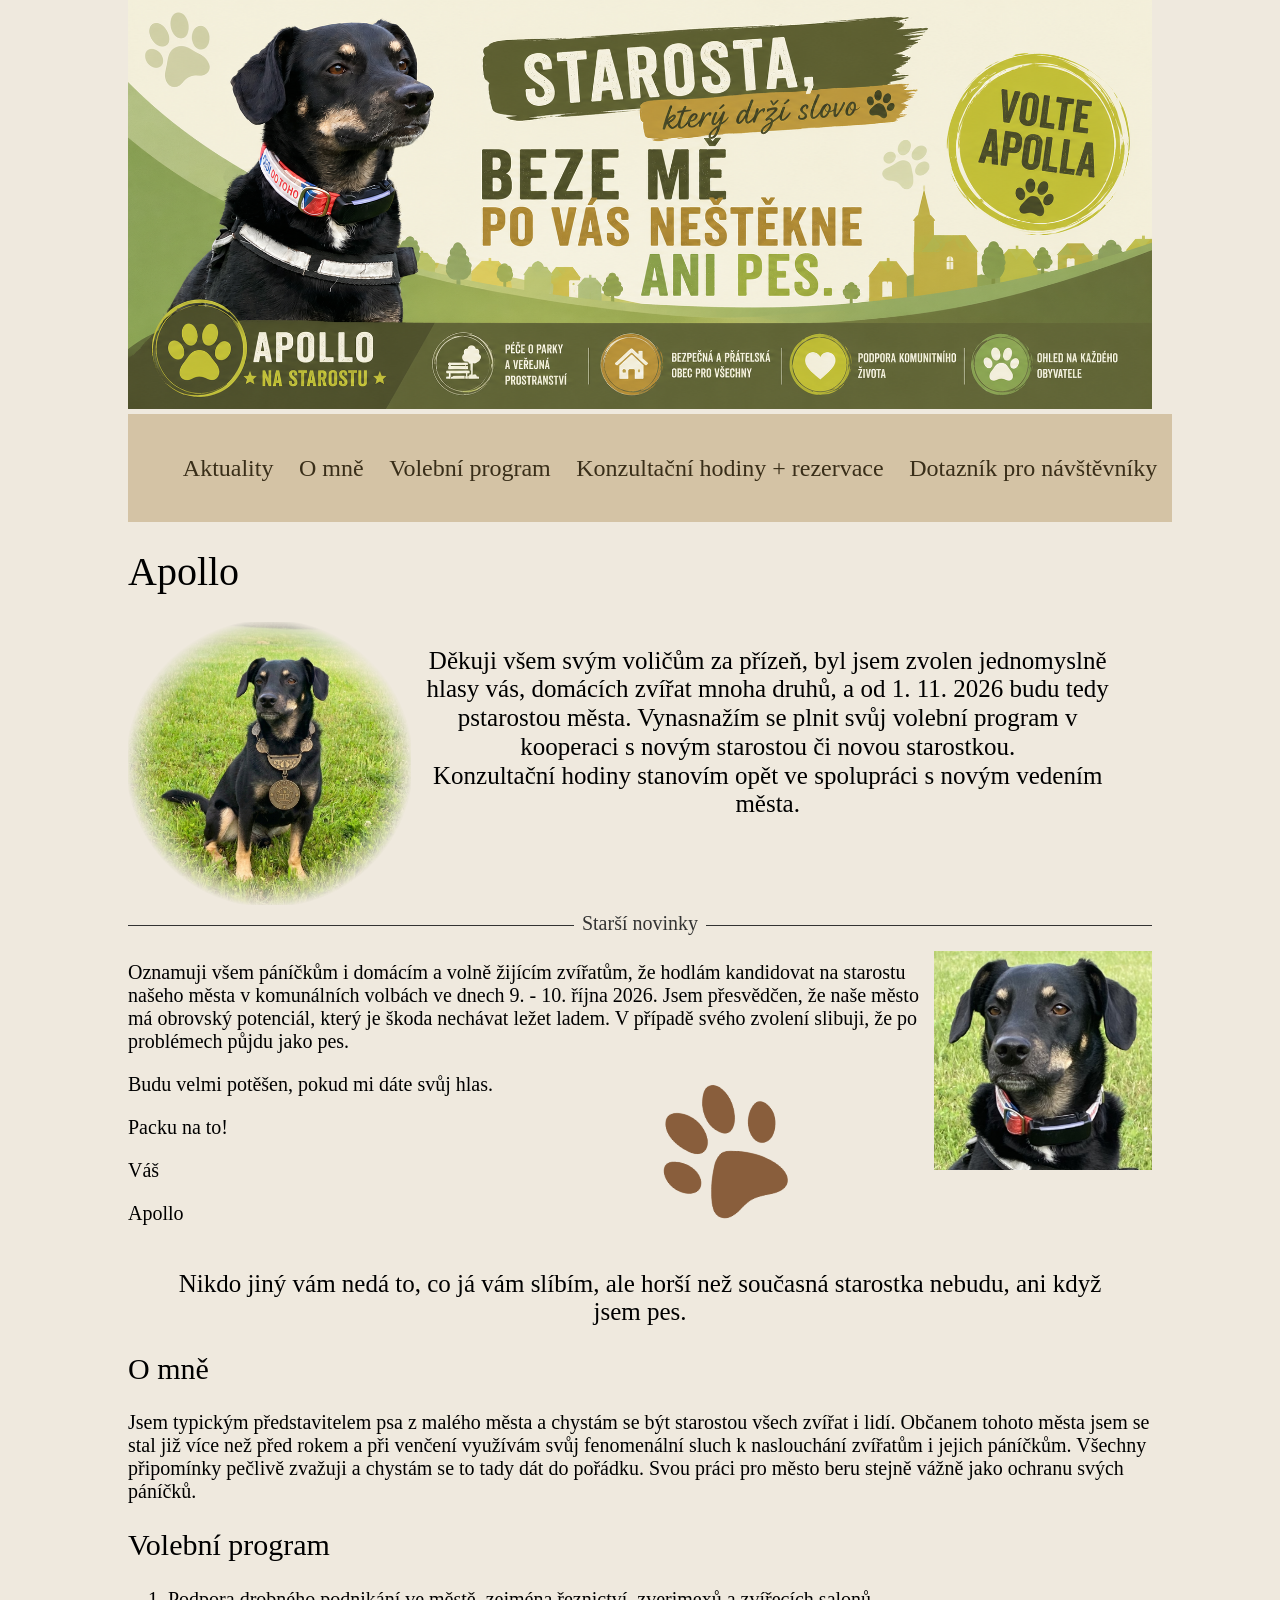
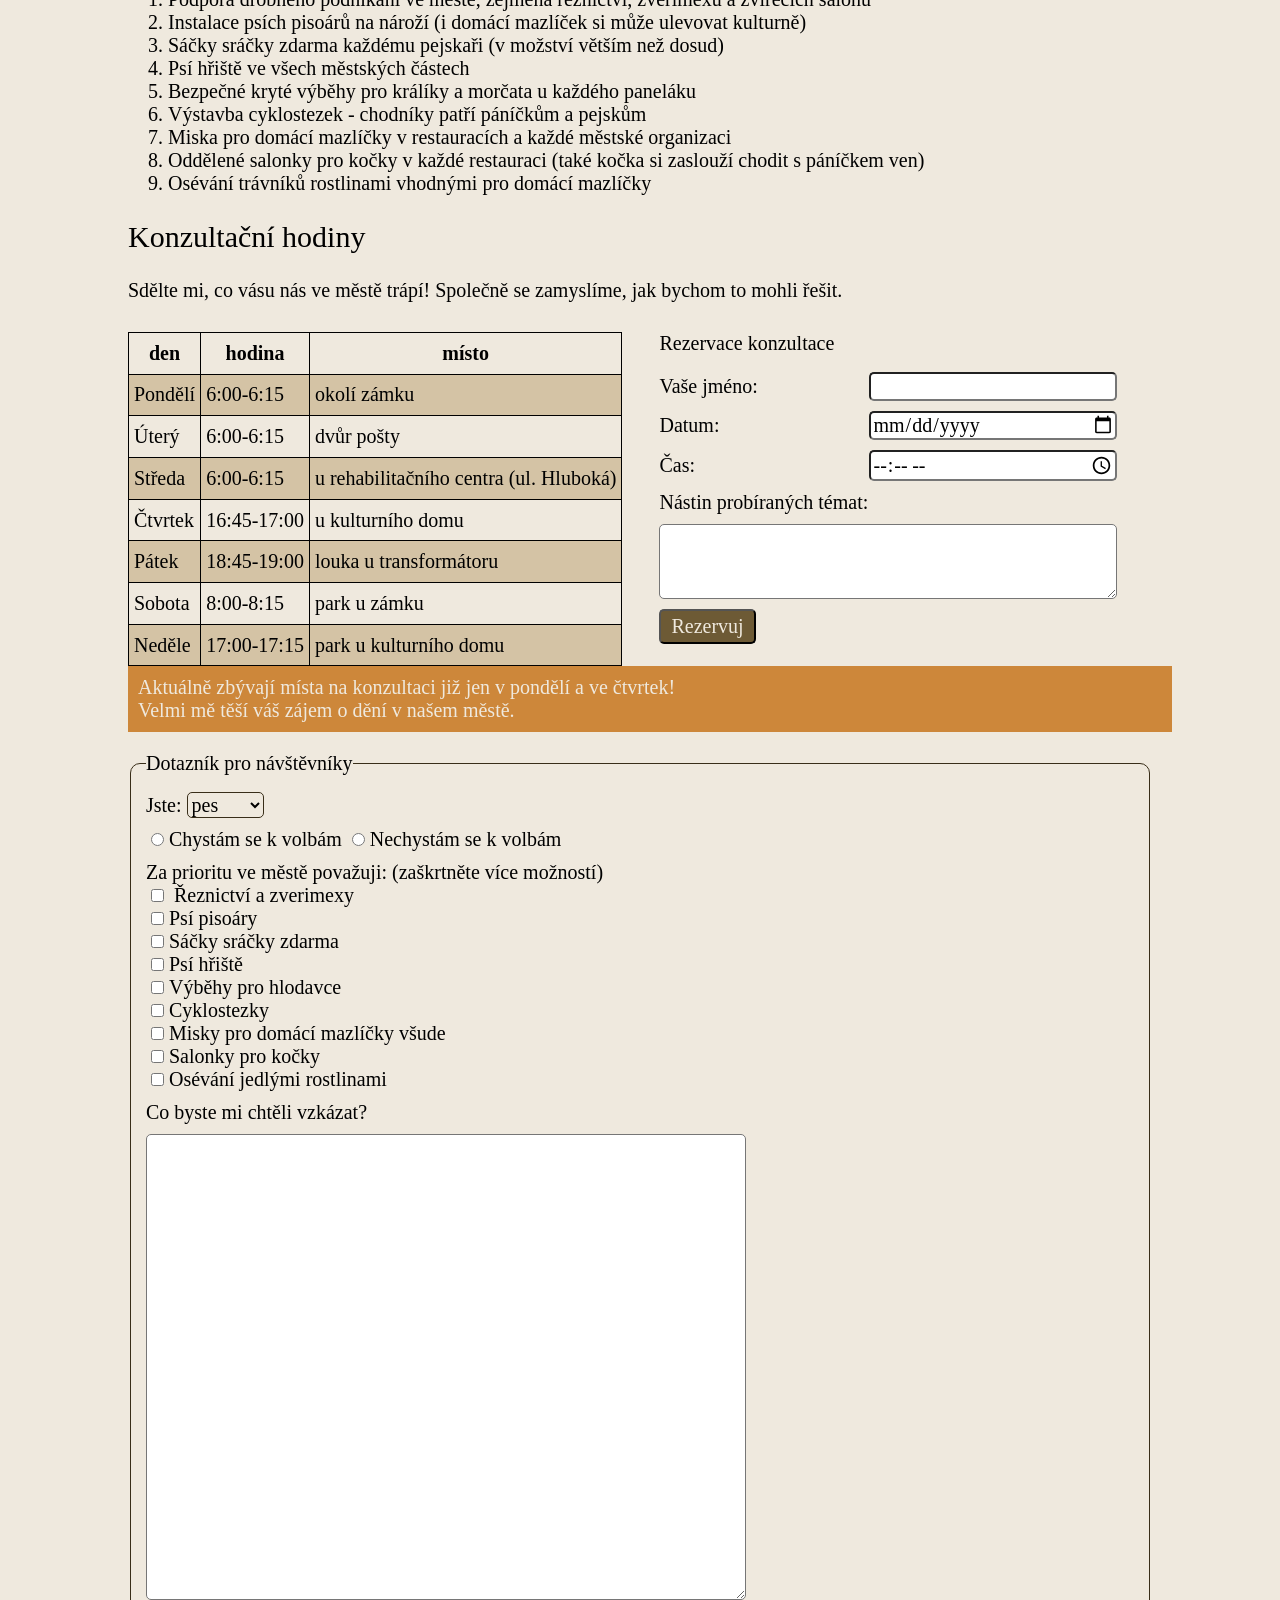
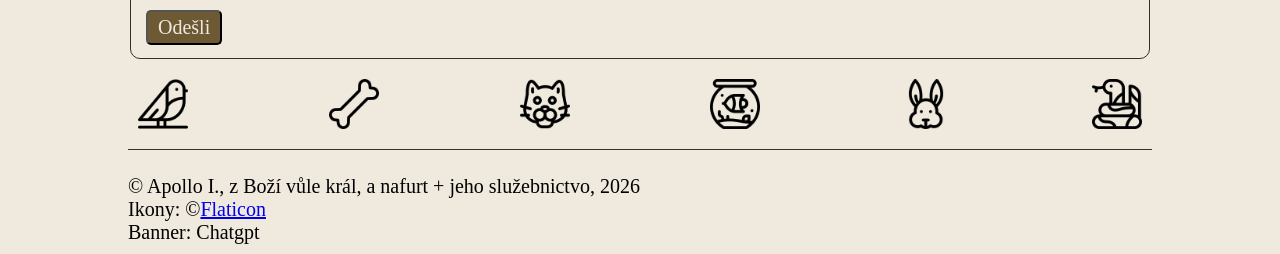
<file: index.html>
<!DOCTYPE html>
<html lang="cs">

<head>
    <meta charset="UTF-8">
    <meta name="viewport" content="width=device-width, initial-scale=1.0">
    <title>Apollo, váš pstarosta</title>
    <link rel="stylesheet" href="normalize.css">
    <link rel="stylesheet" href="style.css">
    <link rel="icon" href="icons/pawprint.png" type="image/png">
</head>
<header>

</header>

<body class="background-lightest">
    <img id="banner" src="banner2.png" alt="volební banner">
    <nav class="nav-sticky-top padding-vertical-medium padding-horizontal-thin">
        <input type="checkbox" id="menu-toggle">
        <label for="menu-toggle" class="hamburger">&#9776; menu</label>
        <ul>
            <li><a href="#news">Aktuality</a></li>
            <li><a href="#about">O mně</a></li>
            <li><a href="#program">Volební program</a></li>
            <li><a href="#consultation">Konzultační hodiny + rezervace</a></li>
            <li><a href="#questionnaire">Dotazník pro návštěvníky</a></li>
        </ul>
    </nav>
    <h1>Apollo</h1>
    <div id="news" class="margin-bottom-medium">
        <div class="flex-row">
            <img src="./psarosta_s_retezem.jpeg" alt="Apollo, nový pstarosta města se starostenským řetězem"
                class="mask-circle-soft" id="pstarosta" />
            <blockquote class="margin-left-thin">Děkuji všem svým voličům za přízeň, byl jsem zvolen jednomyslně
                hlasy vás, domácích zvířat
                mnoha druhů, a od 1. 11. 2026 budu tedy pstarostou města. Vynasnažím se plnit svůj volební program v
                kooperaci s novým starostou či novou starostkou. <br>
                Konzultační hodiny stanovím opět ve spolupráci s novým vedením města.
            </blockquote>
        </div>
    </div>
    
    <hr id="older-news">
    <div class="flex-row">
        <div class="margin-right-thin">
            <p>Oznamuji všem páníčkům i domácím a volně žijícím zvířatům, že hodlám kandidovat na starostu našeho města
                v komunálních volbách ve dnech 9. - 10. října 2026. Jsem přesvědčen, že naše město má obrovský
                potenciál,
                který je škoda nechávat ležet ladem. V případě svého zvolení slibuji, že po problémech půjdu jako pes.
            </p>
            <div class="flex-row">
                <div id="signature">
                    <p class="margin-top-none">Budu velmi potěšen, pokud mi dáte svůj hlas.</p>
                    <p>Packu na to!</p>
                    <p>Váš</p>
                    <p>Apollo</p>
                </div>
                <img id="pawprint" src="icons/pawprint.png" alt="otisk psí tlapky">
            </div>
        </div>
        <div>
            <img id="apollo" src="apollo.JPEG" alt="Apollo, pes kandidující na starostu">
        </div>
    </div>

    <blockquote>
        Nikdo jiný vám nedá to, co já vám slíbím, ale horší než současná starostka nebudu, ani když jsem pes.
    </blockquote>
    <div id="about">
        <h2>O mně</h2>
        <p>Jsem typickým představitelem psa z malého města a chystám se být starostou všech zvířat i lidí. Občanem
            tohoto města jsem se stal již více než před rokem a při venčení využívám svůj fenomenální sluch k
            naslouchání zvířatům i jejich páníčkům. Všechny připomínky pečlivě zvažuji a chystám se to tady dát do
            pořádku. Svou práci pro město beru stejně vážně jako ochranu svých páníčků.</p>
    </div>
    <div id="program">
        <h2>Volební program</h2>
        <ol>
            <li>Podpora drobného podnikání ve městě, zejména řeznictví, zverimexů a zvířecích salonů</li>
            <li>Instalace psích pisoárů na nároží (i domácí mazlíček si může ulevovat kulturně)</li>
            <li>Sáčky sráčky zdarma každému pejskaři (v možství větším než dosud)</li>
            <li>Psí hřiště ve všech městských částech</li>
            <li>Bezpečné kryté výběhy pro králíky a morčata u každého paneláku</li>
            <li>Výstavba cyklostezek - chodníky patří páníčkům a pejskům</li>
            <li>Miska pro domácí mazlíčky v restauracích a každé městské organizaci</li>
            <li>Oddělené salonky pro kočky v každé restauraci (také kočka si zaslouží chodit s páníčkem ven)</li>
            <li>Osévání trávníků rostlinami vhodnými pro domácí mazlíčky</li>
        </ol>
    </div>

    <div id="consultation">
        <h2>Konzultační hodiny</h2>
        <p> Sdělte mi, co vásu nás ve městě trápí! Společně se zamyslíme, jak bychom to mohli řešit.
        <div id="table-consultation">
            <table class="margin-top-thin table-striped-light">
                <tr>
                    <th>den</th>
                    <th>hodina</th>
                    <th>místo</th>
                </tr>
                <tr>
                    <td>Pondělí</td>
                    <td>6:00-6:15</td>
                    <td>okolí zámku</td>
                </tr>
                <tr>
                    <td>Úterý</td>
                    <td>6:00-6:15</td>
                    <td>dvůr pošty</td>
                </tr>
                <tr>
                    <td>Středa</td>
                    <td>6:00-6:15</td>
                    <td>u rehabilitačního centra (ul. Hluboká)</td>
                </tr>
                <tr>
                    <td>Čtvrtek</td>
                    <td>16:45-17:00</td>
                    <td>u kulturního domu</td>
                </tr>
                <tr>
                    <td>Pátek</td>
                    <td>18:45-19:00</td>
                    <td>louka u transformátoru</td>
                </tr>
                <tr>
                    <td>Sobota</td>
                    <td>8:00-8:15</td>
                    <td>park u zámku</td>
                </tr>
                <tr>
                    <td>Neděle</td>
                    <td>17:00-17:15</td>
                    <td>park u kulturního domu</td>
                </tr>
            </table>
            <fieldset id="consultation-reservation"
                class="margin-vertical-thin border-darkest corners-rounded  border-none">
                <legend>Rezervace konzultace</legend>
                <form action="" method="post">
                    <div class="form-item margin-vertical-thin">
                        <label for="firstname">Vaše jméno:</label>
                        <input type="text" name="firstname" id="firstname">
                    </div>
                    <div class="form-item margin-vertical-thin">
                        <label for="date">Datum:</label>
                        <input type="date" name="date" id="date">
                    </div>
                    <div class="form-item margin-vertical-thin">
                        <label for="time">Čas:</label>
                        <input type="time" name="time" id="time">
                    </div>
                    <label for="topics">Nástin probíraných témat:</label>
                    <textarea name="topics" id="topics" cols="20" rows="3"></textarea>
                    <input type="submit" class="button button-dark" value="Rezervuj">
                </form>
            </fieldset>
        </div>
    </div>
    <div class="strip-warning padding-horizontal-thin padding-vertical-thin">Aktuálně zbývají místa na konzultaci již
        jen v pondělí a ve čtvrtek! <br> Velmi mě těší váš zájem o dění v našem městě.</div>
    <fieldset class="border-darkest corners-rounded border-thin margin-top-medium">
        <legend>Dotazník pro návštěvníky</legend>
        <form action="" method="post">
            <div id="questionnaire">
                <div class="margin-vertical-thin">
                    <label for="animals">Jste: </label>
                    <select name="animals">
                        <option value="dog" selected>pes</option>
                        <option value="cat">kočka</option>
                        <option value="guineapig">morče</option>
                        <option value="rat">potkan</option>
                        <option value="hamster">křeček</option>
                    </select>
                </div>
                <input type="radio" name="elections" id="yes"><label>Chystám se k volbám</label>
                <input type="radio" name="elections" id="yes"><label>Nechystám se k volbám</label>
                <div class="margin-vertical-thin">Za prioritu ve městě považuji: (zaškrtněte více možností)
                    <div class="form-item">
                        <input type="checkbox" name="priorities" id="butchers">
                        <label>Řeznictví a zverimexy</label>
                    </div>
                    <div class="form-item">
                        <input type="checkbox" name="priorities" id="pissoirs"><label>Psí pisoáry</label>
                    </div>
                    <div class="form-item">
                        <input type="checkbox" name="priorities" id="crapbags"><label>Sáčky sráčky zdarma</label>
                    </div>
                    <div class="form-item">
                        <input type="checkbox" name="priorities" id="playgrounds"><label>Psí hřiště</label>
                    </div>
                    <div class="form-item">
                        <input type="checkbox" name="priorities" id="cages"><label>Výběhy pro hlodavce</label>
                    </div>
                    <div class="form-item">
                        <input type="checkbox" name="priorities" id="cyklopaths"><label>Cyklostezky</label>
                    </div>
                    <div class="form-item">
                        <input type="checkbox" name="priorities" id="bowls"><label>Misky pro domácí mazlíčky
                            všude</label>
                    </div>
                    <div class="form-item">
                        <input type="checkbox" name="priorities" id="salons"><label>Salonky pro kočky</label>
                    </div>
                    <div class="form-item">
                        <input type="checkbox" name="priorities" id="seeds"><label>Osévání jedlými rostlinami</label>
                    </div>
                </div>
            </div>
            <div id="messages">
                <label for="message">Co byste mi chtěli vzkázat?</label>
                <textarea name="message" id="message" cols="60" rows="20"></textarea>
                <input type="submit" class="button button-dark" value="Odešli"
                    title="Stránka je jen HTML + CSS, tzn. formulář nefunguje">
            </div>
        </form>
    </fieldset>
    <div id="icons" class="margin-thin padding-vertical-thin">
        <img class="zoom-hover-small" src="icons/bird.png" alt="pták">
        <img class="zoom-hover-small" src="icons/bone.png" alt="kost">
        <img class="zoom-hover-small" src="icons/cat.png" alt="kočka">
        <img class="zoom-hover-small" src="icons/fish.png" alt="rybička">
        <img class="zoom-hover-small" src="icons/rabbit.png" alt="králík">
        <img class="zoom-hover-small" src="icons/snake.png" alt="had">
    </div>
</body>
<hr>
<footer class="padding-vertical-thin">
    &copy; Apollo I., z Boží vůle král, a nafurt + jeho služebnictvo, 2026 <br>
    Ikony: &copy;<a href="www.flaticon.com">Flaticon</a> <br>
    Banner: Chatgpt <br>

</footer>

</html>
</file>
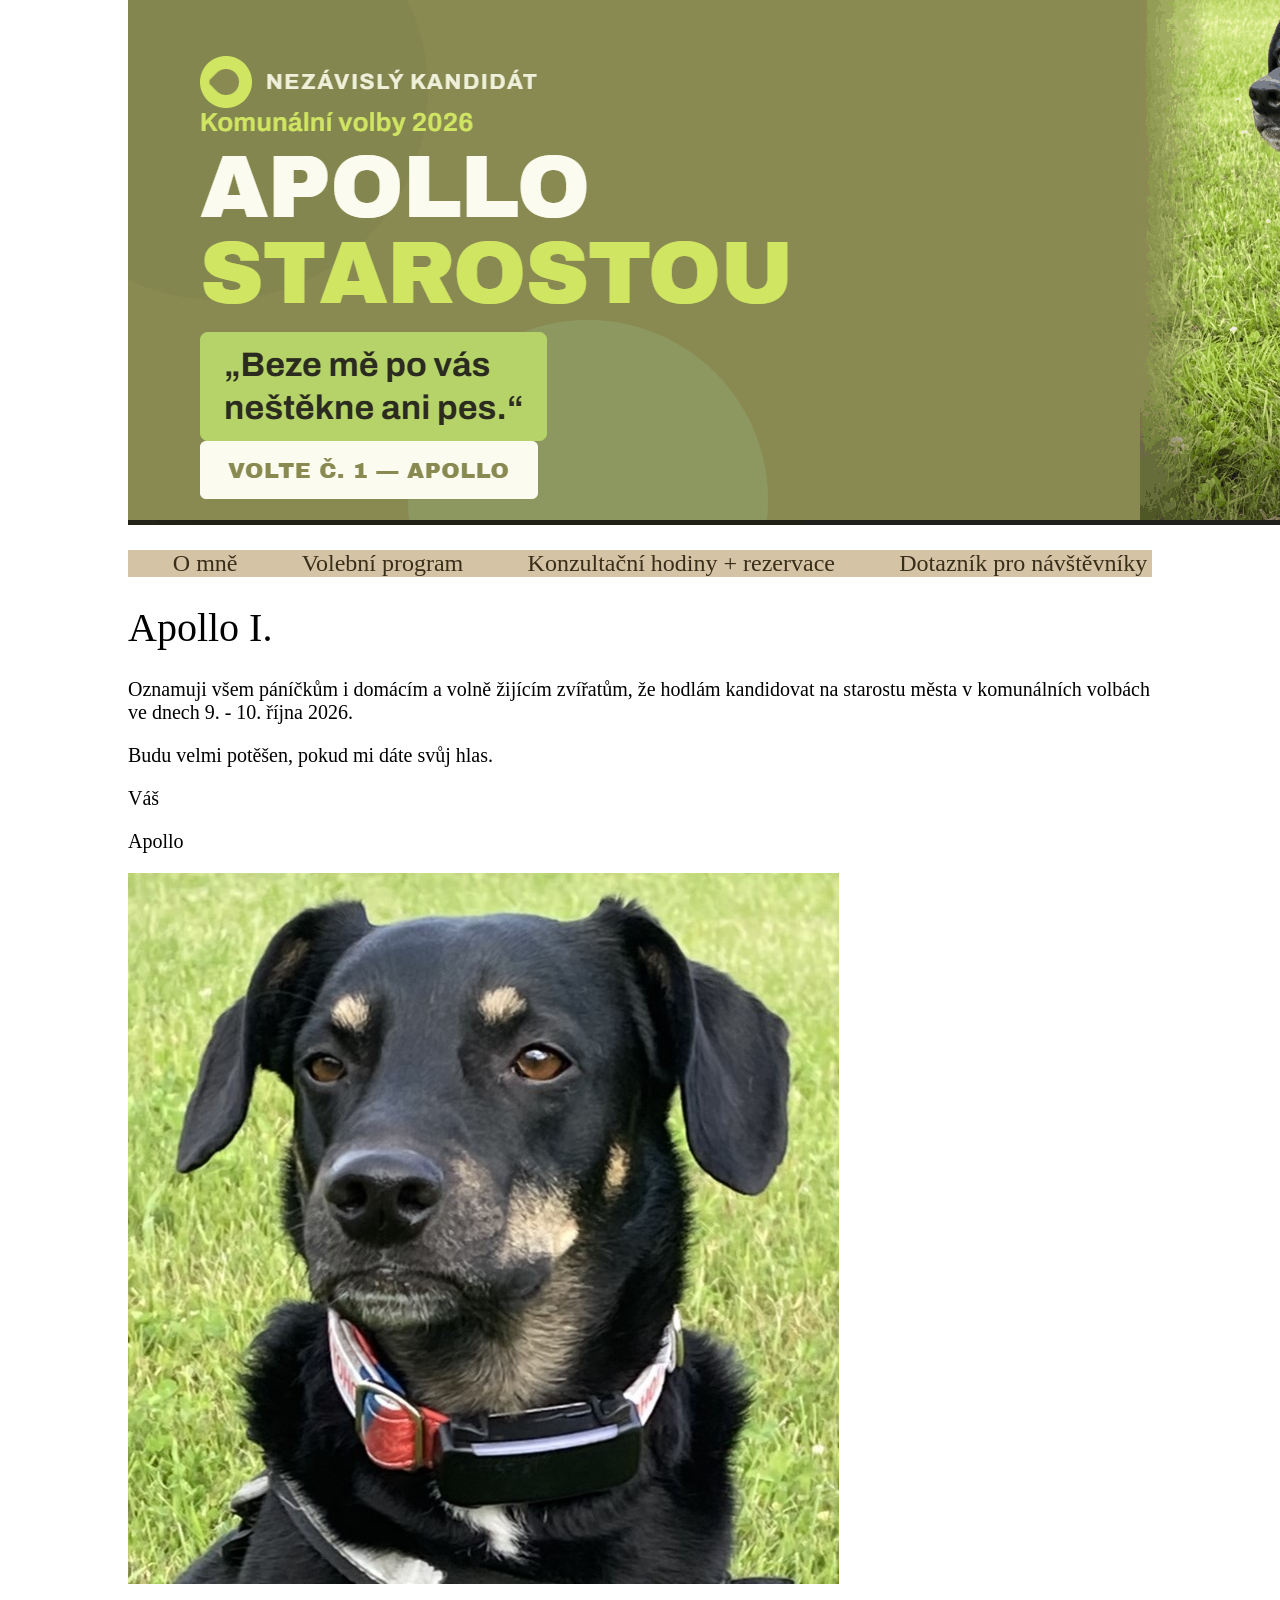
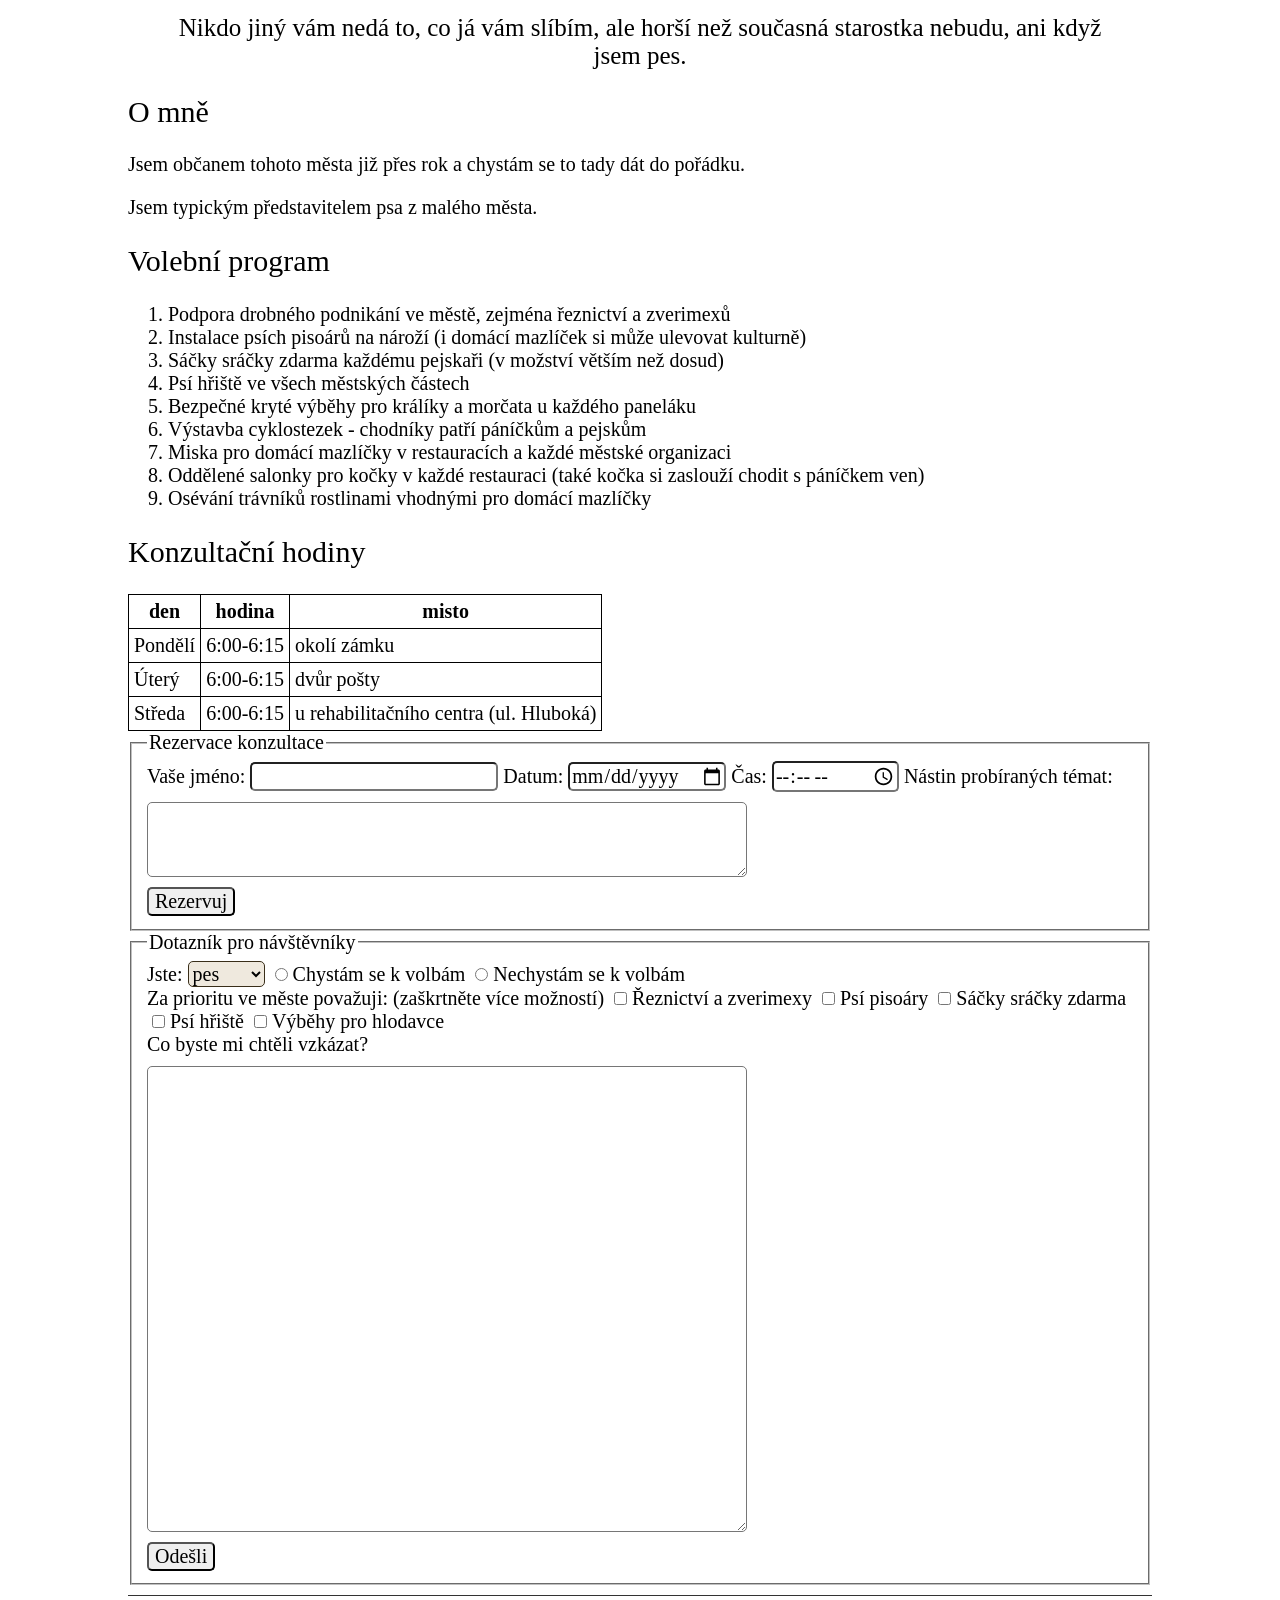
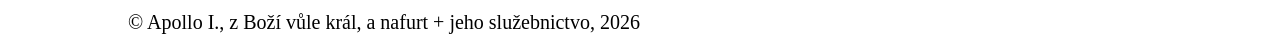
<file: Apollo.html>
<!DOCTYPE html>
<html lang="en">

<head>
    <meta charset="UTF-8">
    <meta name="viewport" content="width=device-width, initial-scale=1.0">
    <title>Apollo I., kandidát na starostu</title>
    <link rel="stylesheet" href="style.css">
</head>
<header>
  
</header>

<body>
    <img src="banner.png" alt="volební banner">
      <nav>
        <ul>
            <li><a href="#about">O mně</a></li>
            <li><a href="#program">Volební program</a></li>
            <li><a href="#consultation">Konzultační hodiny + rezervace</a></li>
            <li><a href="#questionnaire">Dotazník pro návštěvníky</a></li>
        </ul>
    </nav>
    <h1>Apollo I.</h1>
    <div>
            <p class="intro">Oznamuji všem páníčkům i domácím a volně žijícím zvířatům, že hodlám kandidovat na starostu města v komunálních volbách ve dnech 9. - 10. října 2026.</p>
            <p>Budu velmi potěšen, pokud mi dáte svůj hlas.</p>
            <p>Váš</p>
            <p class="signature">Apollo</p>
            <img class="apollo" src="apollo.JPEG" alt="Apollo, pes kandidující na starostu">
    </div>

    <blockquote>
        Nikdo jiný vám nedá to, co já vám slíbím, ale horší než současná starostka nebudu, ani když jsem pes.
    </blockquote>
    <div id="about">
        <h2>O mně</h2>
        <p>Jsem občanem tohoto města již přes rok a chystám se to tady dát do pořádku.</p>
        <p>Jsem typickým představitelem psa z malého města.</p>
    </div>
    <div id="program">
        <h2>Volební program</h2>
        <ol>
            <li>Podpora drobného podnikání ve městě, zejména řeznictví a zverimexů</li>
            <li>Instalace psích pisoárů na nároží (i domácí mazlíček si může ulevovat kulturně)</li>
            <li>Sáčky sráčky zdarma každému pejskaři (v možství větším než dosud)</li>
            <li>Psí hřiště ve všech městských částech</li>
            <li>Bezpečné kryté výběhy pro králíky a morčata u každého paneláku</li>
            <li>Výstavba cyklostezek - chodníky patří páníčkům a pejskům</li>
            <li>Miska pro domácí mazlíčky v restauracích a každé městské organizaci</li>
            <li>Oddělené salonky pro kočky v každé restauraci (také kočka si zaslouží chodit s páníčkem ven)</li>
            <li>Osévání trávníků rostlinami vhodnými pro domácí mazlíčky</li>
        </ol>
    </div>
    <div id="consultation">
        <h2>Konzultační hodiny</h2>
        <table>
            <tr>
                <th>den</th>
                <th>hodina</th>
                <th>misto</th>
            </tr>
            <tr>
                <td>Pondělí</td>
                <td>6:00-6:15</td>
                <td>okolí zámku</td>
            </tr>
            <tr>
                <td>Úterý</td>
                <td>6:00-6:15</td>
                <td>dvůr pošty</td>
            </tr>
            <tr>
                <td>Středa</td>
                <td>6:00-6:15</td>
                <td>u rehabilitačního centra (ul. Hluboká)</td>
            </tr>
        </table>
        <fieldset>
            <legend>Rezervace konzultace</legend>
            <form action="" method="post">
                <label for="firstname">Vaše jméno:</label>
                <input type="text" name="firstname" id="firstname">
                <label for="date">Datum:</label>
                <input type="date" name="date" id="date">
                <label for="time">Čas:</label>
                <input type="time" name="time" id="time">
                <label for="topics">Nástin probíraných témat:</label>
                <textarea name="topics" id="topics" cols="20" rows="3"></textarea>
                <input type="submit" value="Rezervuj">
            </form>
        </fieldset>
    </div>
    <fieldset>
        <legend>Dotazník pro návštěvníky</legend>
        <form action="" method="post">
            <div id="questionnaire">
                <label for="animals">Jste: </label>
                <select name="animals">
                    <option value="dog" selected>pes</option>
                    <option value="cat">kočka</option>
                    <option value="guineapig">morče</option>
                    <option value="rat">potkan</option>
                    <option value="hamster">křeček</option>
                </select>
                <input type="radio" name="elections" id="yes"><label>Chystám se k volbám</label>
                <input type="radio" name="elections" id="yes"><label>Nechystám se k volbám</label>
                <div>Za prioritu ve měste považuji: (zaškrtněte více možností)
                    <input type="checkbox" name="priorities" id="butchers"><label>Řeznictví a zverimexy</label>
                    <input type="checkbox" name="priorities" id="pissoirs"><label>Psí pisoáry</label>
                    <input type="checkbox" name="priorities" id="crapbags"><label>Sáčky sráčky zdarma</label>
                    <input type="checkbox" name="priorities" id="playgrounds"><label>Psí hřiště</label>
                    <input type="checkbox" name="priorities" id="cages"><label>Výběhy pro hlodavce</label>
                </div>
            </div>
            <label for="message">Co byste mi chtěli vzkázat?</label>
            <textarea name="message" id="message" cols="60" rows="20"></textarea>
            <input type="submit" value="Odešli">
        </form>
    </fieldset>
</body>
<hr>
<footer>
    &copy; Apollo I., z Boží vůle král, a nafurt + jeho služebnictvo, 2026
</footer>

</html>
</file>
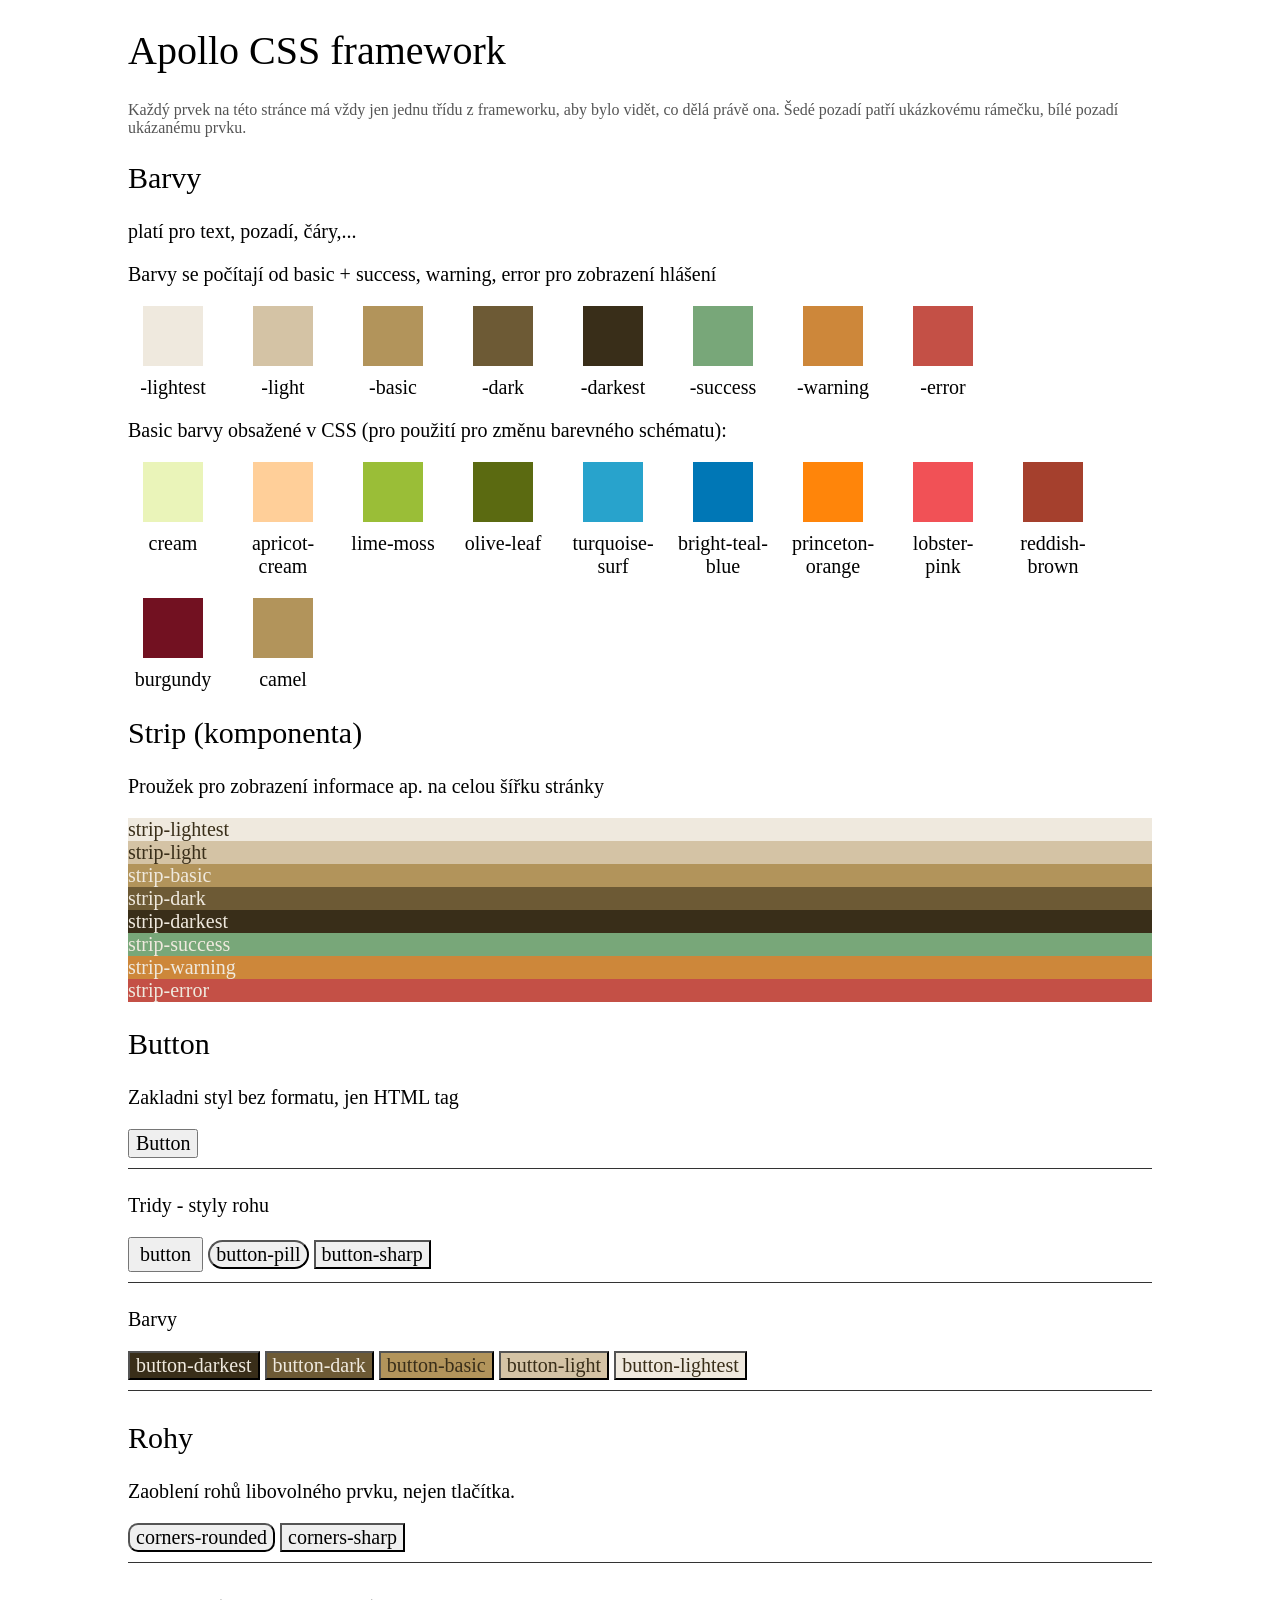
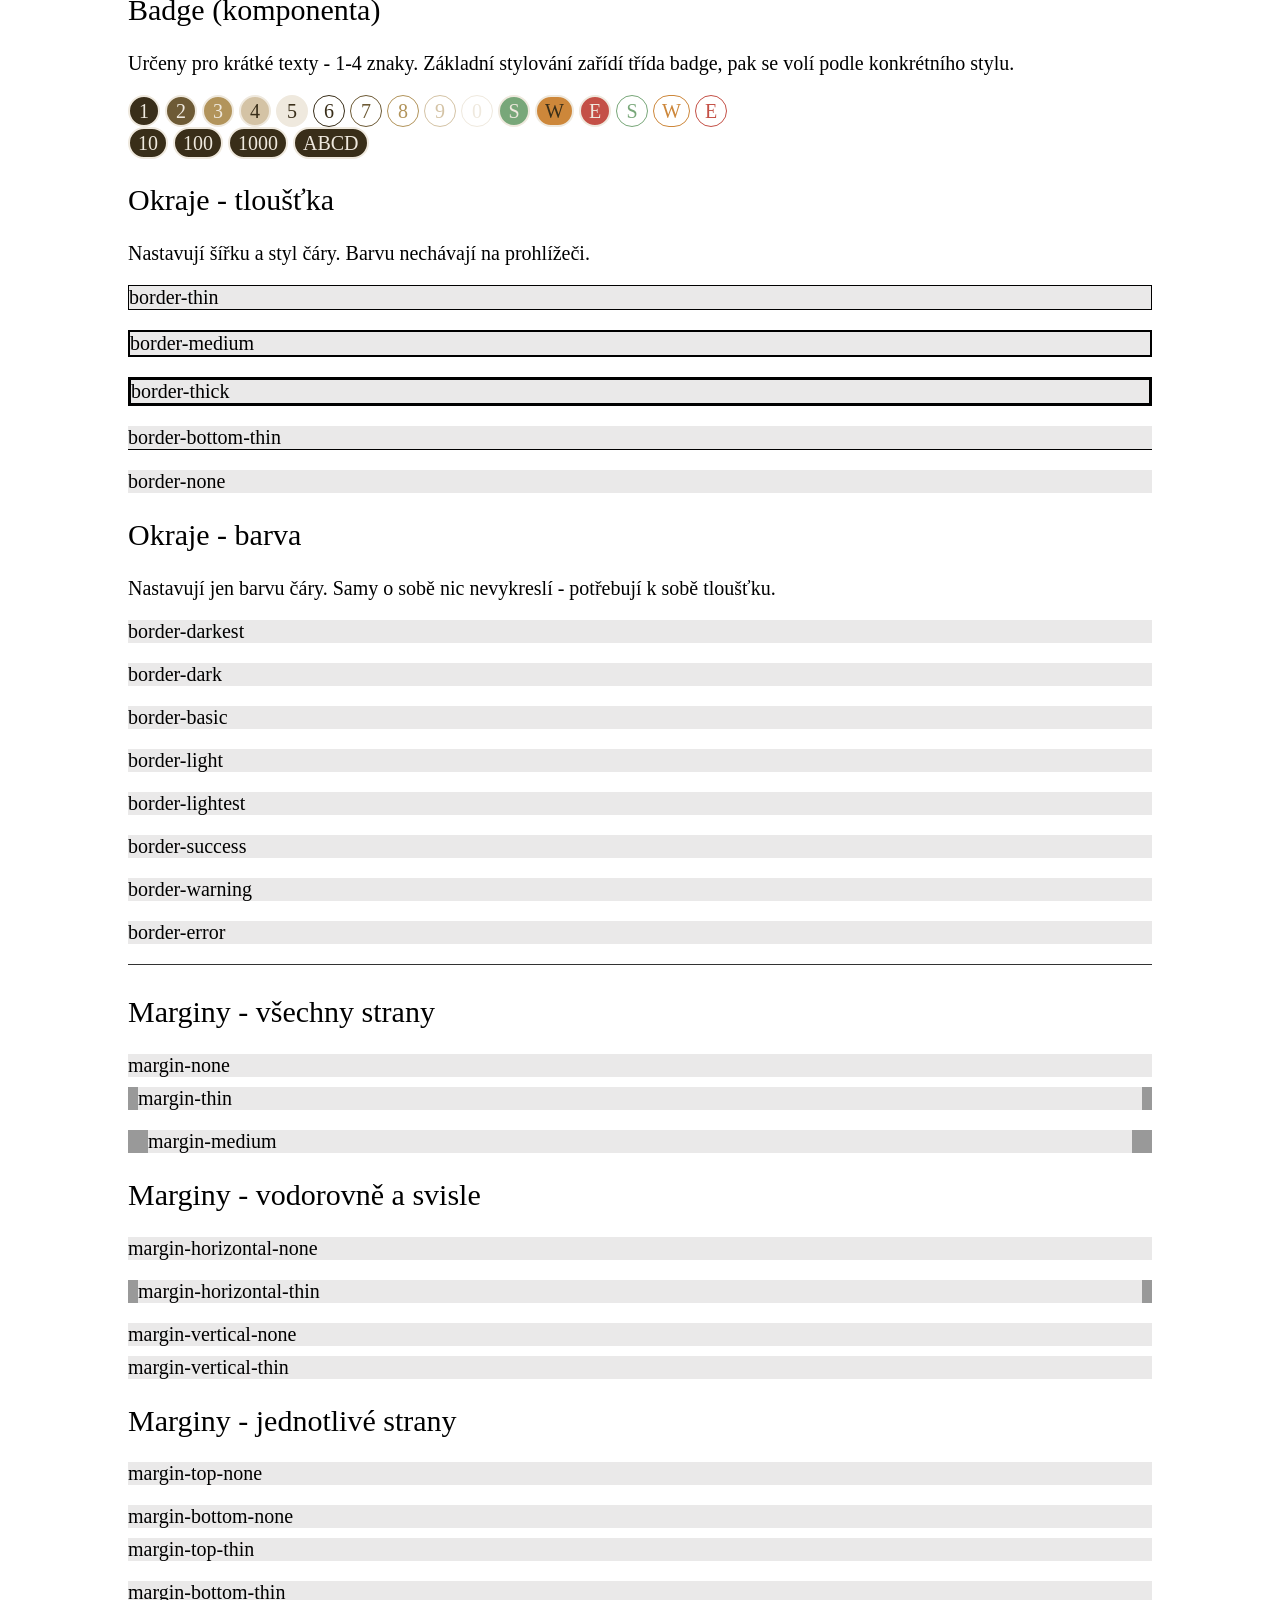
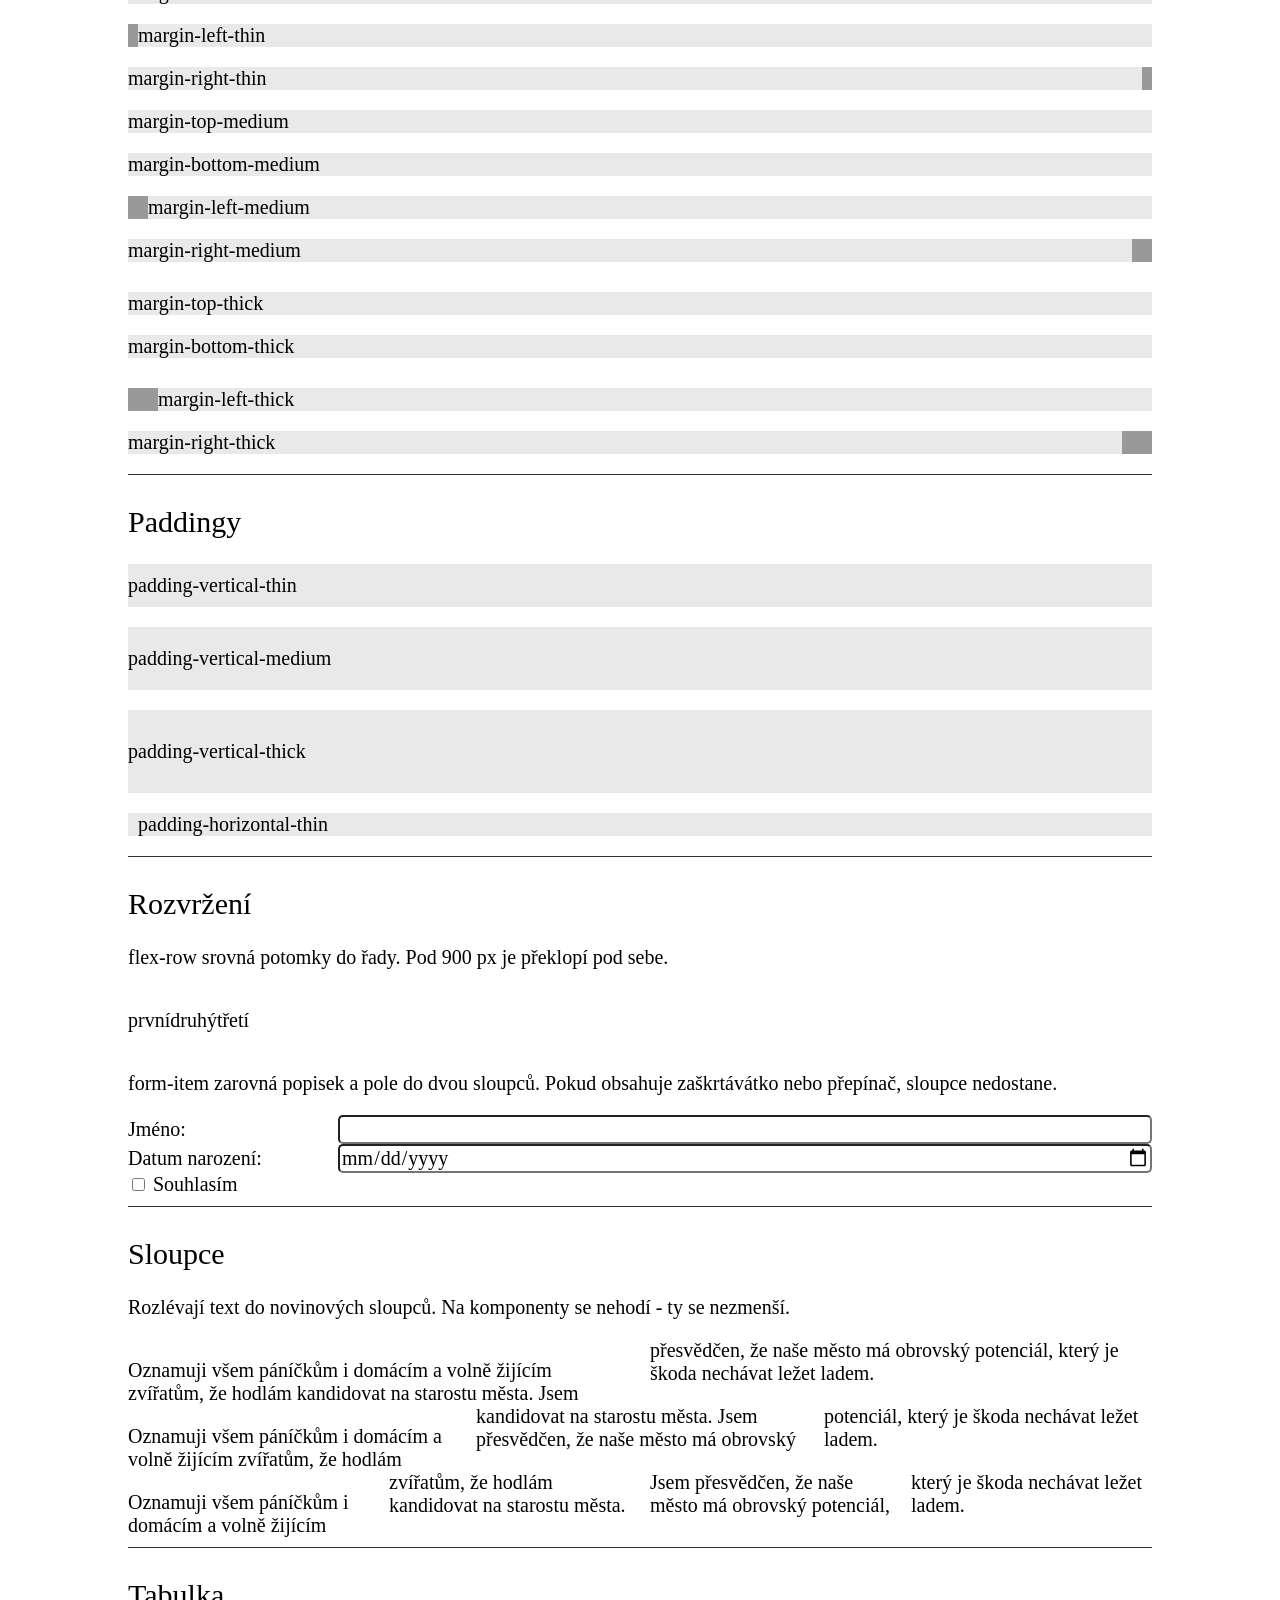
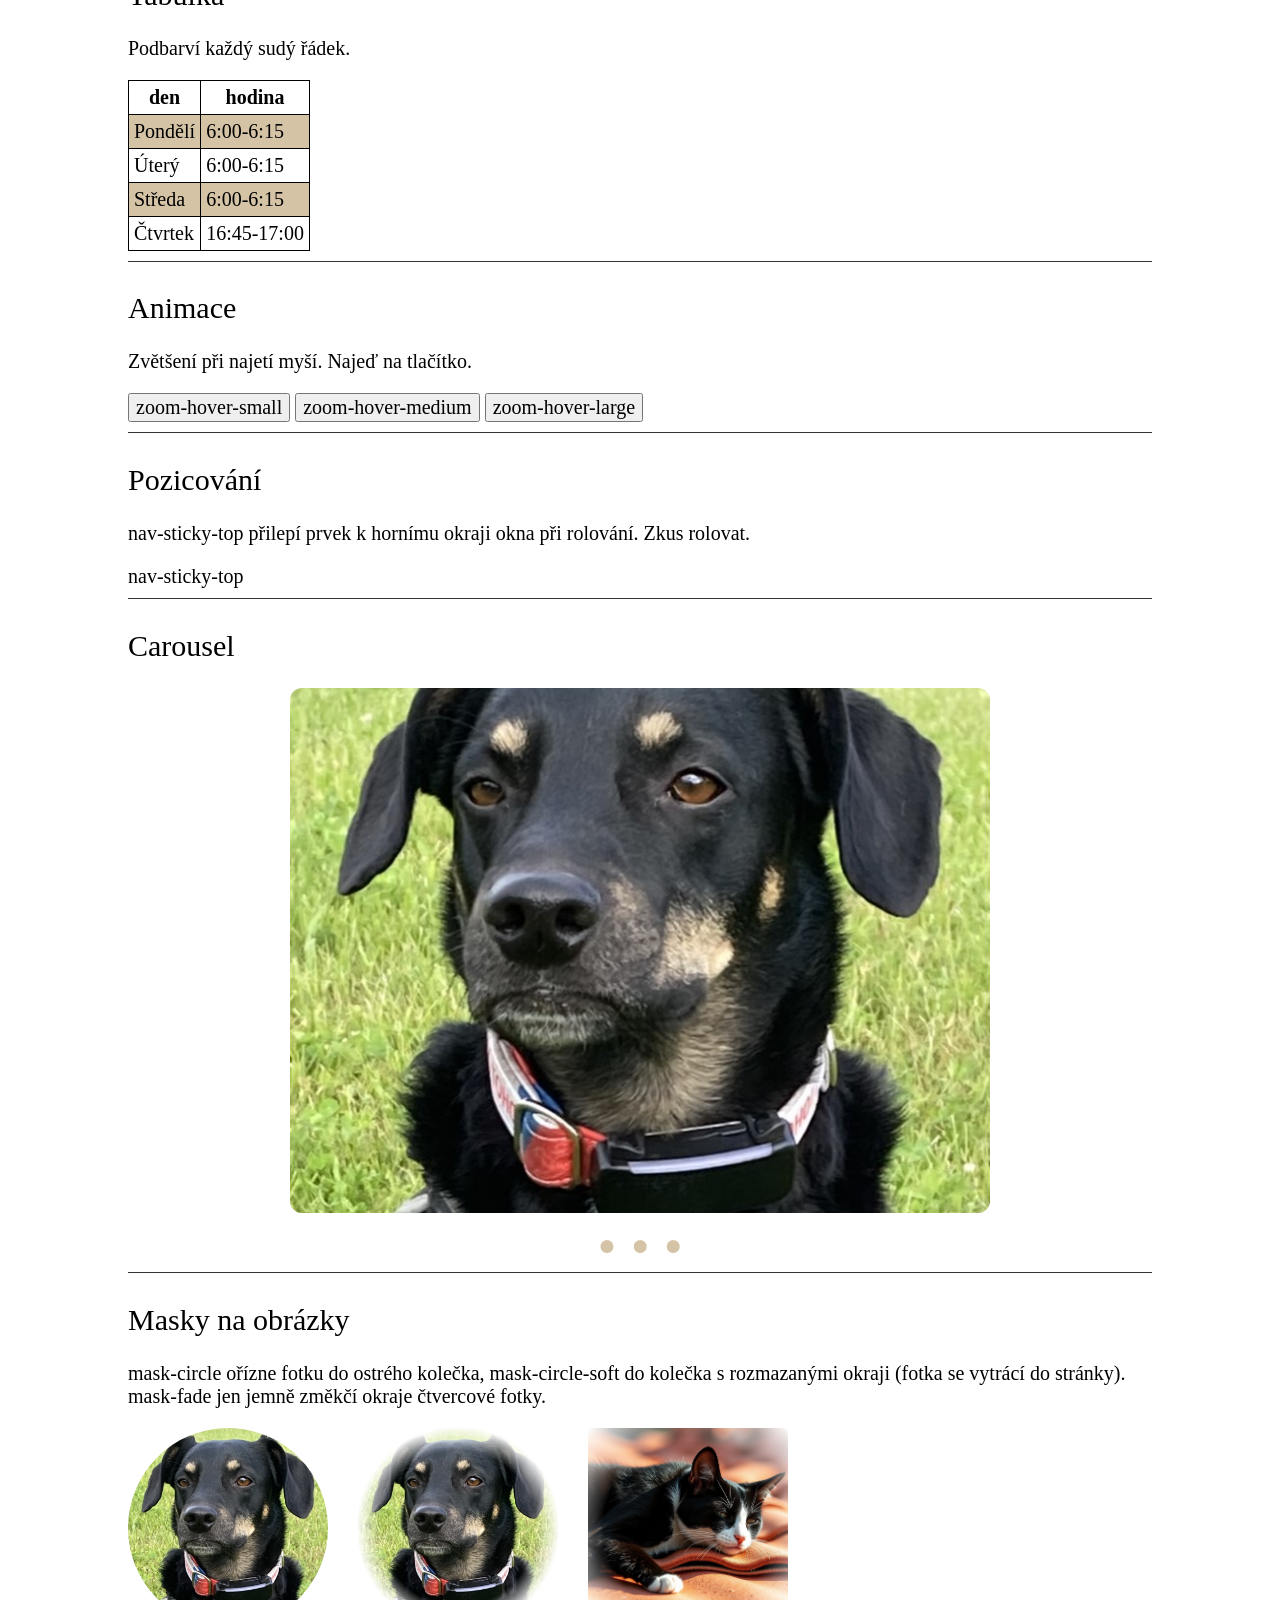
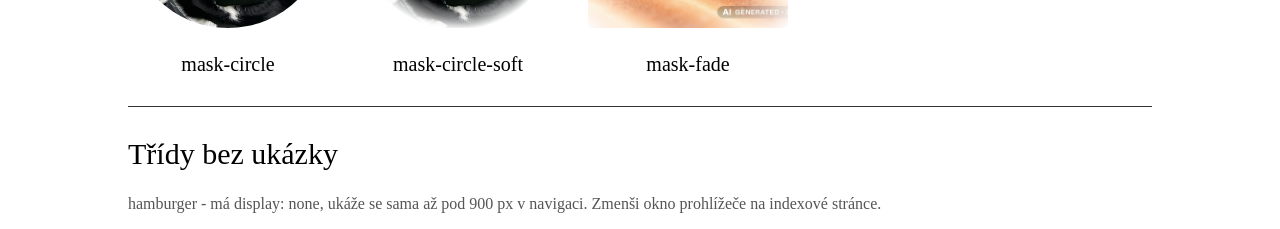
<file: framework.html>
<!DOCTYPE html>
<html lang="cs">

<head>
    <meta charset="UTF-8">
    <meta name="viewport" content="width=device-width, initial-scale=1.0">
    <link rel="stylesheet" href="style.css">
    <title>Apollo CSS framework</title>
    <style>
        /* Styly jen pro tuto ukázkovou stránku, nejsou součástí frameworku.
           Rámují ukázky, aby byly vidět marginy a paddingy. */
        .ukazka {
            background-color: #999999;
            margin-bottom: 0.5em;
        }

        .ukazka>* {
            background-color: rgb(234, 233, 233);
        }

        .popis {
            font-size: 0.8em;
            color: #555;
        }

        /* jen pro ukázku masek - větší fotky, ať vynikne rozmytí */
        .mask-demo {
            display: flex;
            flex-wrap: wrap;
            gap: 1.5em;
            text-align: center;
        }

        .mask-demo img {
            width: 200px;
            height: 200px;
            object-fit: cover;
        }

        body {
            background-color: white;
        }
    </style>
</head>

<body>
    <h1>Apollo CSS framework</h1>
    <p class="popis">Každý prvek na této stránce má vždy jen jednu třídu z frameworku, aby bylo
        vidět, co dělá právě ona. Šedé pozadí patří ukázkovému rámečku, bílé pozadí ukázanému prvku.</p>

    <h2>Barvy</h2>
    <p>platí pro text, pozadí, čáry,... </p>
    <p>Barvy se počítají od basic + success, warning, error pro zobrazení hlášení</p>
    <div class="swatches">
        <div>
            <div class="square background-lightest"></div>
            <p>-lightest</p>
        </div>
        <div>
            <div class="square background-light"></div>
            <p>-light</p>
        </div>
        <div>
            <div class="square background-basic"></div>
            <p>-basic</p>
        </div>
        <div>
            <div class="square background-dark"></div>
            <p>-dark</p>
        </div>
        <div>
            <div class="square background-darkest"></div>
            <p>-darkest</p>
        </div>
        <div>
            <div class="square background-success"></div>
            <p>-success</p>
        </div>
        <div>
            <div class="square background-warning"></div>
            <p>-warning</p>
        </div>
        <div>
            <div class="square background-error"></div>
            <p>-error</p>
        </div>
    </div>

    <p>Basic barvy obsažené v CSS (pro použití pro změnu barevného schématu):</p>
    <div class="swatches">
        <div>
            <div id="cream" class="square"></div>
            <p>cream</p>
        </div>
        <div>
            <div id="apricot-cream" class="square"></div>
            <p>apricot-cream</p>
        </div>
        <div>
            <div id="lime-moss" class="square"></div>
            <p>lime-moss</p>
        </div>
        <div>
            <div id="olive-leaf" class="square"></div>
            <p>olive-leaf</p>
        </div>
        <div>
            <div id="turquoise-surf" class="square"></div>
            <p>turquoise-surf</p>
        </div>
        <div>
            <div id="bright-teal-blue" class="square"></div>
            <p>bright-teal-blue</p>
        </div>
        <div>
            <div id="princeton-orange" class="square"></div>
            <p>princeton-orange</p>
        </div>
        <div>
            <div id="lobster-pink" class="square"></div>
            <p>lobster-pink</p>
        </div>
        <div>
            <div id="reddish-brown" class="square"></div>
            <p>reddish-brown</p>
        </div>
        <div>
            <div id="burgundy" class="square"></div>
            <p>burgundy</p>
        </div>
        <div>
            <div id="camel" class="square"></div>
            <p>camel</p>
        </div>
    </div>
    <div>
        <h2>Strip (komponenta)</h2>
        <p>Proužek pro zobrazení informace ap. na celou šířku stránky</p>
        <div class="strip-lightest">strip-lightest</div>
        <div class="strip-light">strip-light</div>
        <div class="strip-basic">strip-basic</div>
        <div class="strip-dark">strip-dark</div>
        <div class="strip-darkest">strip-darkest</div>

        <div class="strip-success">strip-success</div>
        <div class="strip-warning">strip-warning</div>
        <div class="strip-error">strip-error</div>

    </div>

    <h2>Button</h2>
    <p>Zakladni styl bez formatu, jen HTML tag</p>
    <button>Button</button>
    <hr>
    <p>Tridy - styly rohu</p>
    <button class="button">button</button>
    <button class="button-pill">button-pill</button>
    <button class="button-sharp">button-sharp</button>
    <hr>
    <p>Barvy</p>
    <button class="button-darkest">button-darkest</button>
    <button class="button-dark">button-dark</button>
    <button class="button-basic">button-basic</button>
    <button class="button-light">button-light</button>
    <button class="button-lightest">button-lightest</button>

    <hr>

    <h2>Rohy</h2>
    <p>Zaoblení rohů libovolného prvku, nejen tlačítka.</p>
    <button class="corners-rounded">corners-rounded</button>
    <button class="corners-sharp">corners-sharp</button>

    <hr>

    <h2>Badge (komponenta)</h2>
    <p>Určeny pro krátké texty - 1-4 znaky. Základní stylování zařídí třída badge, pak se volí podle konkrétního stylu.
    </p>
    <span class="badge badge-darkest">1</span>
    <span class="badge badge-dark">2</span>
    <span class="badge badge-basic">3</span>
    <span class="badge badge-light">4</span>
    <span class="badge badge-lightest">5</span>
    <span class="badge badge-outline-darkest">6</span>
    <span class="badge badge-outline-dark">7</span>
    <span class="badge badge-outline-basic">8</span>
    <span class="badge badge-outline-light">9</span>
    <span class="badge badge-outline-lightest">0</span>

    <span class="badge badge-success">S</span>
    <span class="badge badge-warning">W</span>
    <span class="badge badge-error">E</span>
    <span class="badge badge-outline-success">S</span>
    <span class="badge badge-outline-warning">W</span>
    <span class="badge badge-outline-error">E</span>
    <br>
    <span class="badge badge-darkest">10</span>
    <span class="badge badge-darkest">100</span>
    <span class="badge badge-darkest">1000</span>
    <span class="badge badge-darkest">ABCD</span>



    <h2>Okraje - tloušťka</h2>
    <p>Nastavují šířku a styl čáry. Barvu nechávají na prohlížeči.</p>
    <div class="ukazka">
        <p class="border-thin">border-thin</p>
    </div>
    <div class="ukazka">
        <p class="border-medium">border-medium</p>
    </div>
    <div class="ukazka">
        <p class="border-thick">border-thick</p>
    </div>
    <div class="ukazka">
        <p class="border-bottom-thin">border-bottom-thin</p>
    </div>
    <div class="ukazka">
        <p class="border-none">border-none</p>
    </div>

    <h2>Okraje - barva</h2>
    <p>Nastavují jen barvu čáry. Samy o sobě nic nevykreslí - potřebují k sobě tloušťku.</p>
    <div class="ukazka">
        <p class="border-darkest">border-darkest</p>
    </div>
    <div class="ukazka">
        <p class="border-dark">border-dark</p>
    </div>
    <div class="ukazka">
        <p class="border-basic">border-basic</p>
    </div>
    <div class="ukazka">
        <p class="border-light">border-light</p>
    </div>
    <div class="ukazka">
        <p class="border-lightest">border-lightest</p>
    </div>
    <div class="ukazka">
        <p class="border-success">border-success</p>
    </div>
    <div class="ukazka">
        <p class="border-warning">border-warning</p>
    </div>
    <div class="ukazka">
        <p class="border-lightest">border-error</p>
    </div>

    <hr>

    <h2>Marginy - všechny strany</h2>
    <div class="ukazka">
        <p class="margin-none">margin-none</p>
    </div>
    <div class="ukazka">
        <p class="margin-thin">margin-thin</p>
    </div>
    <div class="ukazka">
        <p class="margin-medium">margin-medium</p>
    </div>

    <h2>Marginy - vodorovně a svisle</h2>
    <div class="ukazka">
        <p class="margin-horizontal-none">margin-horizontal-none</p>
    </div>
    <div class="ukazka">
        <p class="margin-horizontal-thin">margin-horizontal-thin</p>
    </div>
    <div class="ukazka">
        <p class="margin-vertical-none">margin-vertical-none</p>
    </div>
    <div class="ukazka">
        <p class="margin-vertical-thin">margin-vertical-thin</p>
    </div>

    <h2>Marginy - jednotlivé strany</h2>
    <div class="ukazka">
        <p class="margin-top-none">margin-top-none</p>
    </div>
    <div class="ukazka">
        <p class="margin-bottom-none">margin-bottom-none</p>
    </div>
    <div class="ukazka">
        <p class="margin-top-thin">margin-top-thin</p>
    </div>
    <div class="ukazka">
        <p class="margin-bottom-thin">margin-bottom-thin</p>
    </div>
    <div class="ukazka">
        <p class="margin-left-thin">margin-left-thin</p>
    </div>
    <div class="ukazka">
        <p class="margin-right-thin">margin-right-thin</p>
    </div>
    <div class="ukazka">
        <p class="margin-top-medium">margin-top-medium</p>
    </div>
    <div class="ukazka">
        <p class="margin-bottom-medium">margin-bottom-medium</p>
    </div>
    <div class="ukazka">
        <p class="margin-left-medium">margin-left-medium</p>
    </div>
    <div class="ukazka">
        <p class="margin-right-medium">margin-right-medium</p>
    </div>
    <div class="ukazka">
        <p class="margin-top-thick">margin-top-thick</p>
    </div>
    <div class="ukazka">
        <p class="margin-bottom-thick">margin-bottom-thick</p>
    </div>
    <div class="ukazka">
        <p class="margin-left-thick">margin-left-thick</p>
    </div>
    <div class="ukazka">
        <p class="margin-right-thick">margin-right-thick</p>
    </div>

    <hr>

    <h2>Paddingy</h2>
    <div class="ukazka">
        <p class="padding-vertical-thin">padding-vertical-thin</p>
    </div>
    <div class="ukazka">
        <p class="padding-vertical-medium">padding-vertical-medium</p>
    </div>
    <div class="ukazka">
        <p class="padding-vertical-thick">padding-vertical-thick</p>
    </div>
    <div class="ukazka">
        <p class="padding-horizontal-thin">padding-horizontal-thin</p>
    </div>

    <hr>

    <h2>Rozvržení</h2>
    <p>flex-row srovná potomky do řady. Pod 900 px je překlopí pod sebe.</p>
    <div class="flex-row">
        <p>první</p>
        <p>druhý</p>
        <p>třetí</p>
    </div>

    <p>form-item zarovná popisek a pole do dvou sloupců. Pokud obsahuje zaškrtávátko nebo
        přepínač, sloupce nedostane.</p>
    <div class="form-item">
        <label for="ukazka-jmeno">Jméno:</label>
        <input type="text" id="ukazka-jmeno">
    </div>
    <div class="form-item">
        <label for="ukazka-datum">Datum narození:</label>
        <input type="date" id="ukazka-datum">
    </div>
    <div class="form-item">
        <input type="checkbox" id="ukazka-souhlas">
        <label for="ukazka-souhlas">Souhlasím</label>
    </div>

    <hr>

    <h2>Sloupce</h2>
    <p>Rozlévají text do novinových sloupců. Na komponenty se nehodí - ty se nezmenší.</p>
    <div class="columns-2">
        <p>Oznamuji všem páníčkům i domácím a volně žijícím zvířatům, že hodlám kandidovat na
            starostu města. Jsem přesvědčen, že naše město má obrovský potenciál, který je škoda
            nechávat ležet ladem.</p>
    </div>
    <div class="columns-3">
        <p>Oznamuji všem páníčkům i domácím a volně žijícím zvířatům, že hodlám kandidovat na
            starostu města. Jsem přesvědčen, že naše město má obrovský potenciál, který je škoda
            nechávat ležet ladem.</p>
    </div>
    <div class="columns-4">
        <p>Oznamuji všem páníčkům i domácím a volně žijícím zvířatům, že hodlám kandidovat na
            starostu města. Jsem přesvědčen, že naše město má obrovský potenciál, který je škoda
            nechávat ležet ladem.</p>
    </div>

    <hr>

    <h2>Tabulka</h2>
    <p>Podbarví každý sudý řádek.</p>
    <table class="table-striped-light">
        <tr>
            <th>den</th>
            <th>hodina</th>
        </tr>
        <tr>
            <td>Pondělí</td>
            <td>6:00-6:15</td>
        </tr>
        <tr>
            <td>Úterý</td>
            <td>6:00-6:15</td>
        </tr>
        <tr>
            <td>Středa</td>
            <td>6:00-6:15</td>
        </tr>
        <tr>
            <td>Čtvrtek</td>
            <td>16:45-17:00</td>
        </tr>
    </table>

    <hr>

    <h2>Animace</h2>
    <p>Zvětšení při najetí myší. Najeď na tlačítko.</p>
    <button class="zoom-hover-small">zoom-hover-small</button>
    <button class="zoom-hover-medium">zoom-hover-medium</button>
    <button class="zoom-hover-large">zoom-hover-large</button>

    <hr>

    <h2>Pozicování</h2>
    <p>nav-sticky-top přilepí prvek k hornímu okraji okna při rolování. Zkus rolovat.</p>
    <div class="nav-sticky-top">nav-sticky-top</div>

    <hr>

    <h2>Carousel</h2>
<div class="carousel">
    <img id="slide-1" src="apollo.JPEG" alt="Apollo">
    <img id="slide-2" src="kocka.jpg" alt="kočka">
    <img id="slide-3" src="banner2.png" alt="banner">
</div>
<div class="carousel-dots">
    <a href="#slide-1">●</a>
    <a href="#slide-2">●</a>
    <a href="#slide-3">●</a>
</div>

    <hr>

    <h2>Masky na obrázky</h2>
    <p>mask-circle ořízne fotku do ostrého kolečka, mask-circle-soft do kolečka s rozmazanými
        okraji (fotka se vytrácí do stránky). mask-fade jen jemně změkčí okraje čtvercové fotky.</p>
    <div class="mask-demo">
        <div>
            <img class="mask-circle" src="apollo.JPEG" alt="Apollo, ostrý ořez">
            <p>mask-circle</p>
        </div>
        <div>
            <img class="mask-circle-soft" src="apollo.JPEG" alt="Apollo, měkký okraj">
            <p>mask-circle-soft</p>
        </div>
        <div>
            <img class="mask-fade" src="kocka.jpg" alt="kočka, jemné okraje">
            <p>mask-fade</p>
        </div>
    </div>

    <hr>

    <h2>Třídy bez ukázky</h2>
    <p class="popis">hamburger - má display: none, ukáže se sama až pod 900 px v navigaci.
        Zmenši okno prohlížeče na indexové stránce.</p>

</body>

</html>
</file>
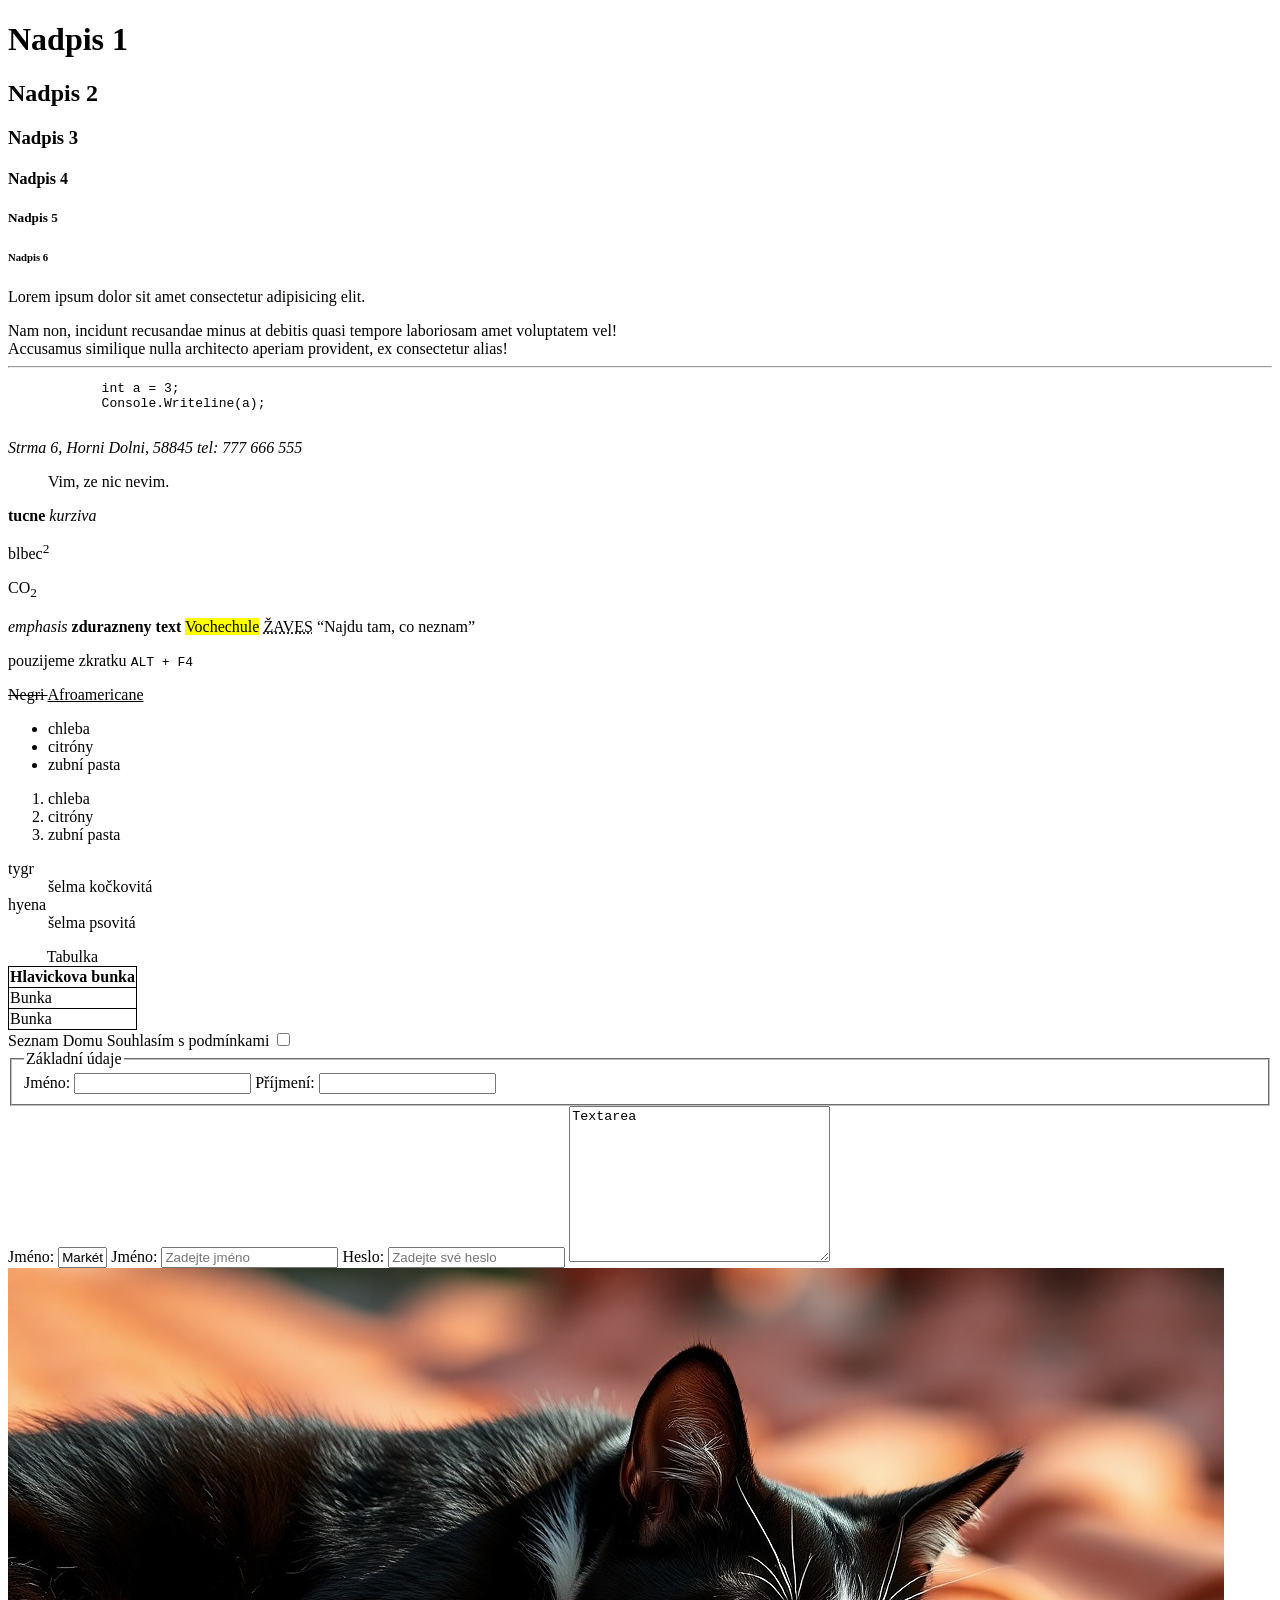
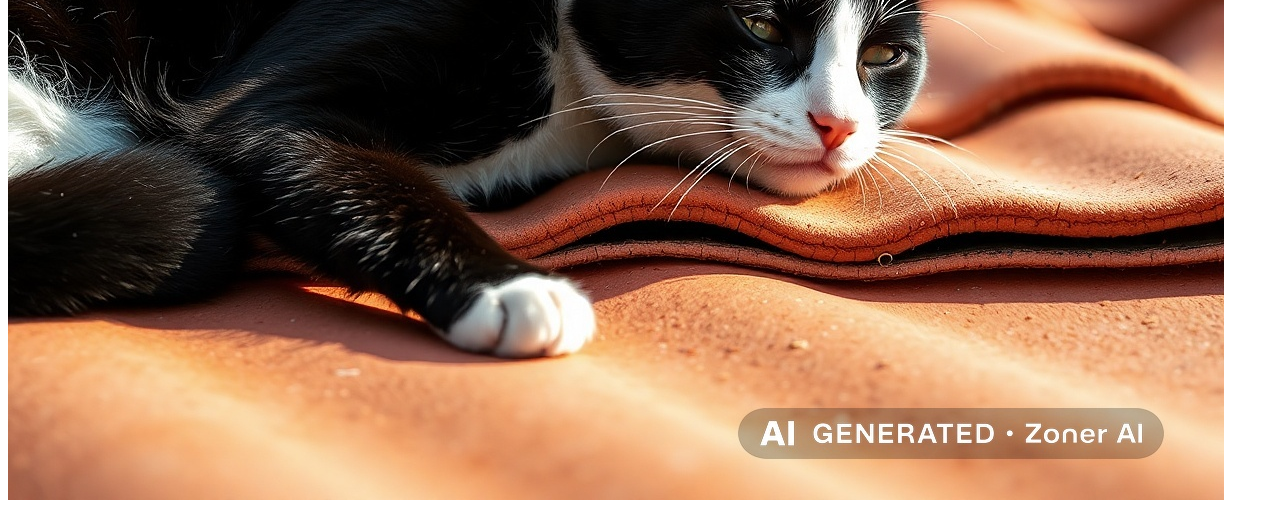
<file: tagy.html>
<!DOCTYPE html>
<html lang="en">

<head>
    <meta charset="UTF-8">
    <meta name="viewport" content="width=device-width, initial-scale=1.0">
    <title>Document</title>
</head>

<body>
    <div id="home">
        <h1>Nadpis 1</h1>
        <h2>Nadpis 2</h2>
        <h3>Nadpis 3</h3>
        <h4>Nadpis 4</h4>
        <h5>Nadpis 5</h5>
        <h6>Nadpis 6</h6>
        <p>
            Lorem ipsum dolor sit amet consectetur adipisicing elit.
        </p> Nam non, incidunt recusandae minus at debitis quasi tempore laboriosam amet voluptatem vel! <br> Accusamus
        similique nulla architecto aperiam provident, ex consectetur alias!
        <hr>
        <pre>
            int a = 3;
            Console.Writeline(a);
        </pre>
    </div>
    <address>
        Strma 6, Horni Dolni, 58845
        tel: 777 666 555
    </address>
    <blockquote>
        Vim, ze nic nevim.
    </blockquote>
    <b>tucne</b>
    <i>kurziva</i>
    <p>blbec<sup>2</sup></p>
    <p>CO<sub>2</sub></p>
    <em>emphasis</em>
    <strong>zdurazneny text</strong>
    <mark>Vochechule</mark>
    <abbr title="zadne velke srani">ŽAVES</abbr>
    <q cite="www.seznam.cz">Najdu tam, co neznam</q>
    <p>pouzijeme zkratku <code>ALT + F4</code></p>
    <del>Negri </del><ins>Afroamericane</ins>
    <ul>
        <li>chleba</li>
        <li>citróny</li>
        <li>zubní pasta</li>
    </ul>
    <ol>
        <li>chleba</li>
        <li>citróny</li>
        <li>zubní pasta</li>
    </ol>
    <dl>
        <dt>tygr</dt>
        <dd>šelma kočkovitá</dd>
        <dt>hyena</dt>
        <dd>šelma psovitá</dd>
    </dl>
    <table>
        <style>
  table, td, th {
    border: 1px solid black;
    border-collapse: collapse;
  }
</style>

        <caption>Tabulka</caption>
        <thead>
            <th>Hlavickova bunka</th>
        </thead>
        <tbody>
            <tr>
                <td>Bunka</td>
            </tr>
            <tr>
                <td>Bunka</td>
            </tr>
        </tbody>

    </table>

    <a href="https://www.seznam.cz" target="_blank">Seznam</a>
    <style>
  a {
    text-decoration: none;
    color: black;
  }
  </style>
  <a href="#home">Domu</a>
  <label for="souhlas">Souhlasím s podmínkami</label>
<input type="checkbox" id="souhlas" name="souhlas">

<fieldset>
  <legend>Základní údaje</legend>
  <label for="jmeno">Jméno:</label>
  <input type="text" id="jmeno" name="jmeno">
  <label for="prijmeni">Příjmení:</label>
  <input type="text" id="prijmeni" name="prijmeni">
 </fieldset>

<label for="jmeno">Jméno:</label>


<input type="text" id="jmeno" name="jmeno" value="Markétka" size="4">

<label for="jmeno">Jméno:</label>
<input type="text" id="jmeno" name="jmeno" placeholder="Zadejte jméno">

<label for="heslo">Heslo:</label>
<input type="password" id="heslo" name=" heslo" placeholder="Zadejte své heslo">
<textarea cols="30" rows="10">Textarea</textarea>
<img src="kocka.jpg" alt="kočka na střeše" usemap="#mapa">
<map name="mapa">
  <area shape="circle" coords="100,100,20" alt="Kočka" href="cat.html">
  <area shape="rect" coords="150,200,200,250" alt="Okno" href="window.html">
  <area shape="circle" coords="250,250,15" alt="Miska s mlékem" href="milk.html">
</map>

</body>

</html>
</file>
<file: style.css>
:root {
    /* barvy */
    --color-basic: var(--camel);
    /* --color-lightest: var(--soft-linen);
    --color-light: var(--pale-oak); 
     --color-dark: var(--olive-wood);
    --color-darkest: var(--dark-khaki); */
    /* konkrétní pojmenované barvy z Coolors */
    /* https://coolors.co/d0d0b3-b2945b-5b6a11-b6d369-93c48b*/
    --soft-linen: #F2EDE3;
    --pale-oak: #D8C8AC;
    --camel: #B2945B;
    --olive-wood: #7D663B;
    --dark-khaki: #453921;
    --cream: #eaf4b9;
    --olive-leaf: #5b6a11;
    --lime-moss: #9abe37;
    --turquoise-surf: #28A3CC;
    --reddish-brown: #A5402D;
    --burgundy: #721121;
    --princeton-orange: #FF850A;
    --lobster-pink: #F15156;
    --apricot-cream: #FFCF99;
    --bright-teal-blue: #0077B6;

    --color-lightest: color-mix(in oklab, var(--color-basic), white 80%);
    --color-light: color-mix(in oklab, var(--color-basic), white 45%);
    --color-dark: color-mix(in oklab, var(--color-basic), black 30%);
    --color-darkest: color-mix(in oklab, var(--color-basic), black 55%);



    /* sémantické barvy odvozené z camel — stejná světlost a tlumenost, jiný tón */
    --color-success: oklch(from var(--color-basic) l c 145);
    /* šalvějová zelená */
    --color-warning: oklch(from var(--color-basic) l calc(c * 1.5) 65);
    /* jantarová */
    --color-error: oklch(from var(--color-basic) calc(l - 0.1) calc(c * 1.8) 28);
    /* cihlová */

    /* tloušťky paddingu a marginu */
    --padding-margin-thin: 0.5em;
    --padding-margin-medium: 1em;
    --padding-margin-thick: 1.5em;
    /* tloušťky čar */
    --border-thin: 0.05em;
    /* font */
    --default-font-family: Cambria, Cochin, Georgia, Times, 'Times New Roman', serif;
    /* zaobleni rohu */
    --radius-pill: 50rem;
}

/* škály: */
/* smallest-smaller-medium-larger-largest */
/* lightest-light-medium-dark-darkest */

/* stylovani prvku */
body {
    width: 80%;
    margin: auto;
    font-family: var(--default-font-family);
    font-size: 20px;
}

input,
button,
select,
textarea {
    font-family: inherit;
    font-size: 100%;
}

select {
    justify-self: start;
    /* v grid buňce: nenatahuj se, drž se vlevo */
}

::selection {
    color: var(--color-lightest);
    background-color: var(--color-dark);
}

nav {
    width: 100%;
    background-color: var(--color-light);
}

nav>ul {
    list-style-type: none;
    display: flex;
    flex-direction: row;
    flex-wrap: wrap;
    justify-content: space-between;
}

blockquote {
    font-size: 25px;
    font-family: Georgia, 'Times New Roman', Times, serif;
    text-align: center;
}

table {
    table-layout: auto;
}

table,
td,
th {
    border: 1px solid black;
    border-collapse: collapse;
    padding: 0.25em;
}

/* button {
    padding: 0 1em;
    border-bottom-left-radius: 50%;
    border-bottom-right-radius: 50%;
    border-top-left-radius: 50%;
    border-top-right-radius: 50%;
} */

form input[type="checkbox"],
form input[type="radio"] {
    display: inline;
    margin: 0em 0.25em;
}

select {
    border-color: var(--color-darkest);
    border-width: 0.05em;
    background-color: var(--color-lightest);
    border-bottom-left-radius: 5px;
    border-bottom-right-radius: 5px;
    border-top-left-radius: 5px;
    border-top-right-radius: 5px;
}

textarea {
    margin-top: 0.5em;
    margin-bottom: 0.5em;
    display: block;
    border-bottom-left-radius: 5px;
    border-bottom-right-radius: 5px;
    border-top-left-radius: 5px;
    border-top-right-radius: 5px;
    width: 100%;
    /* vyplní rodiče na úzkém displeji */
    max-width: 30em;
    /* ...ale na širokém se zastaví */
    box-sizing: border-box;
    resize: vertical;
}

input {
    border-bottom-left-radius: 5px;
    border-bottom-right-radius: 5px;
    border-top-left-radius: 5px;
    border-top-right-radius: 5px;
}

nav>ul>li>a {
    text-decoration: none;
    font-size: 24px;
    text-wrap: wrap;
    padding: 0.2em;
    color: var(--color-darkest);
}

h1 {
    font-weight: lighter;
}

h2 {
    font-weight: lighter;
}

h3 {
    font-weight: lighter;
}

hr {
    border: none;
    border-top: 1px solid #333333;
    color: #333333;
    overflow: visible;
    text-align: center;
    height: 5px;
}

/* idecka */

#apollo {
    margin-top: 5%;
    min-width: 200px;
    width: 100%;
}

#pstarosta {
    min-width: 200px;
    width: 100%;
}

#banner {
    width: 100%;
}

#messages {
    display: block;
}

#pawprint {
    width: 20%;
    height: 20%;
    transform: rotate(325deg);
}

#signature {
    width: 65%;
}

#icons {
    display: flex;
    flex-direction: row;
    height: 50px;
    justify-content: space-between;
}


#table-consultation {
    min-width: 200px;
    display: flex;
    flex-direction: row;
    flex-wrap: wrap;
    gap: 1em;
}

#consultation-reservation {
    min-width: 200px;
}

#older-news::after {
    background-color: var(--color-lightest);
    content: "Starší novinky";
    padding: 0 8px;
    position: relative;
    text-align: center;
    top: -14px;
}

/* budouci framework */
/* #region ID barevných čtverců s basic barvami */

#camel {
    background-color: var(--camel);
}

#cream {
    background-color: var(--cream);
}

#olive-leaf {
    background-color: var(--olive-leaf);
}

#lime-moss {
    background-color: var(--lime-moss);
}

#turquoise-surf {
    background-color: var(--turquoise-surf);
}

#bright-teal-blue {
    background-color: var(--bright-teal-blue);
}

#reddish-brown {
    background-color: var(--reddish-brown);
}

#burgundy {
    background-color: var(--burgundy);
}

#princeton-orange {
    background-color: var(--princeton-orange);
}

#lobster-pink {
    background-color: var(--lobster-pink);
}

#apricot-cream {
    background-color: var(--apricot-cream);
}

/* #endregion */


/* sjednocení barvy zaškrtlých inputů se schématem */
input {
    accent-color: var(--color-basic);
}

/* desktop: hamburger a checkbox neexistují, menu je normální lišta */
.hamburger,
#menu-toggle {
    display: none;
}

.form-item {
    /* display: block;
    width: 100%; */
    display: grid;
    grid-template-columns: 10em 1fr;
    /* sloupec labelů, sloupec inputů */
    gap: 0.5em;
    align-items: center;
    /* svisle na střed řádku */
}

/* ...ale form-item, který V SOBĚ MÁ checkbox nebo radio, grid nedostane */
.form-item:has(input[type="checkbox"]),
.form-item:has(input[type="radio"]) {
    display: block;
}

.flex-row {
    display: flex;
    flex-direction: row;
}

.flex-evenly {
    justify-content: space-evenly;
}

.flex-wrap {
    flex-wrap: wrap;
}

.flex-between {
    justify-content: space-between;
}

.square {
    height: 60px;
    width: 60px;
    object-fit: cover;
    /* obrázek vyplní čtverec ořezem, ne deformací (na divy bez vlivu) */
}

/* #region swatches (vzorník barev - pravidelná mřížka) */
.swatches {
    display: grid;
    grid-template-columns: repeat(auto-fill, 90px);
    /* stejně široké buňky, samy se zalomí */
    gap: var(--padding-margin-medium);
    /* zaručeně stejné mezery */
    justify-content: start;
}

/* každá dlaždice: čtverec a popisek vycentrované pod sebou */
.swatches>div {
    display: flex;
    flex-direction: column;
    align-items: center;
    gap: var(--padding-margin-thin);
}

.swatches p {
    text-align: center;
    margin: 0;
}

/* #endregion */
/* #region mezery ve flexu/gridu */
.gap-thin {
    gap: var(--padding-margin-thin);
}

.gap-medium {
    gap: var(--padding-margin-medium);
}

.gap-thick {
    gap: var(--padding-margin-thick);
}

/* #endregion */

/* #region fonty */

/* #endregion */

/* #region pozadí */
.background-lightest {
    background-color: var(--color-lightest);
}

.background-light {
    background-color: var(--color-light);
}

.background-basic {
    background-color: var(--color-basic);
}

.background-dark {
    background-color: var(--color-dark);
}

.background-darkest {
    background-color: var(--color-darkest);
}

.background-success {
    background-color: var(--color-success);
}

.background-warning {
    background-color: var(--color-warning);
}

.background-error {
    background-color: var(--color-error);
}

/* #endregion */

/* #region tlačítka */
.strip-darkest {
    background-color: var(--color-darkest);
    color: var(--color-lightest);
    width: 100%;
    height: fit-content;
}

.strip-dark {
    background-color: var(--color-dark);
    color: var(--color-lightest);
    width: 100%;
    height: fit-content;
}

.strip-basic {
    background-color: var(--color-basic);
    color: var(--color-lightest);
    width: 100%;
    height: fit-content;
}

.strip-light {
    background-color: var(--color-light);
    color: var(--color-darkest);
    width: 100%;
    height: fit-content;
}

.strip-lightest {
    background-color: var(--color-lightest);
    color: var(--color-darkest);
    width: 100%;
    height: fit-content;
}

.strip-success {
    background-color: var(--color-success);
    color: var(--color-lightest);
    width: 100%;
    height: fit-content;
}

.strip-warning {
    background-color: var(--color-warning);
    color: var(--color-lightest);
    width: 100%;
    height: fit-content;
}

.strip-error {
    background-color: var(--color-error);
    color: var(--color-lightest);
    width: 100%;
    height: fit-content;
}

/* #endregion */



/* #region tlačítka */
.button {
    padding: 0.2em 0.5em;
}

.button-pill {
    border-radius: var(--radius-pill);
}

.button-sharp {
    border-radius: 0px;
}

/* #endregion */

/* #region tlačítka - barvy */

.button-darkest {
    background-color: var(--color-darkest);
    color: var(--color-lightest);
}

.button-dark {
    background-color: var(--color-dark);
    color: var(--color-lightest);
}

.button-basic {
    background-color: var(--color-basic);
    color: var(--color-darkest);
}

.button-light {
    background-color: var(--color-light);
    color: var(--color-darkest);
}

.button-lightest {
    background-color: var(--color-lightest);
    color: var(--color-darkest);
}

/* #endregion */


/* #region buttony - animace */
.button:hover {
    box-shadow: 4px 4px #1c170d;
}

.button:active {
    box-shadow: none;
    top: 6px;
}

/* #endregion */


/* #region rohy */

.corners-rounded {
    border-radius: 10px;
}

.corners-sharp {
    border-radius: 0px;
}

/* #endregion */

/* #region badges*/

/* #region badge */
.badge {
    display: inline-flex;
    align-items: center;
    justify-content: center;
    min-width: 1.6em;
    height: 1.6em;
    box-sizing: border-box;
    padding: 0 0.4em;
    line-height: 1;
    border-radius: var(--radius-pill);
    text-align: center;
    border: 2px solid var(--color-lightest);
    /*prstenec v barvě pozadí*/
}

.badge-darkest {
    background-color: var(--color-darkest);
    color: var(--color-lightest);
}

.badge-dark {
    background-color: var(--color-dark);
    color: var(--color-lightest);
}

.badge-basic {
    background-color: var(--color-basic);
    color: var(--color-lightest);
}

.badge-light {
    background-color: var(--color-light);
    color: var(--color-darkest);
}

.badge-lightest {
    background-color: var(--color-lightest);
    color: var(--color-darkest);
}

.badge-success {
    background-color: var(--color-success);
    color: var(--color-lightest);
}

.badge-warning {
    background-color: var(--color-warning);
    color: var(--color-darkest);
}

.badge-error {
    background-color: var(--color-error);
    color: var(--color-lightest);
}

.badge-outline-darkest {
    border: var(--border-thin) solid var(--color-darkest);
    color: var(--color-darkest);
    /* žádné background-color */
}

.badge-outline-dark {
    border: var(--border-thin) solid var(--color-dark);
    color: var(--color-dark);
    /* žádné background-color */
}

.badge-outline-basic {
    border: var(--border-thin) solid var(--color-basic);
    color: var(--color-basic);
    /* žádné background-color */
}

.badge-outline-light {
    border: var(--border-thin) solid var(--color-light);
    color: var(--color-light);
    /* žádné background-color */
}

.badge-outline-lightest {
    border: var(--border-thin) solid var(--color-lightest);
    color: var(--color-lightest);
    /* žádné background-color */
}

.badge-outline-success {
    border: var(--border-thin) solid var(--color-success);
    color: var(--color-success);
    /* žádné background-color */
}

.badge-outline-warning {
    border: var(--border-thin) solid var(--color-warning);
    color: var(--color-warning);
    /* žádné background-color */
}

.badge-outline-error {
    border: var(--border-thin) solid var(--color-error);
    color: var(--color-error);
    /* žádné background-color */
}

/* #endregion */


/* #region margins */

.margin-none {
    margin: 0em
}

.margin-horizontal-none {
    margin-left: 0em;
    margin-right: 0em;
}

.margin-vertical-none {
    margin-top: 0em;
    margin-bottom: 0em;
}

.margin-top-none {
    margin-top: 0em;
}

.margin-bottom-none {
    margin-bottom: 0em;
}

.margin-thin {
    margin: var(--padding-margin-thin)
}

.margin-horizontal-thin {
    margin-left: var(--padding-margin-thin);
    margin-right: var(--padding-margin-thin);
}

.margin-right-thin {
    margin-right: var(--padding-margin-thin);
}

.margin-left-thin {
    margin-left: var(--padding-margin-thin);
}

.margin-top-thin {
    margin-top: var(--padding-margin-thin);
}

.margin-bottom-thin {
    margin-bottom: var(--padding-margin-thin);
}

.margin-right-medium {
    margin-right: var(--padding-margin-medium);
}

.margin-left-medium {
    margin-left: var(--padding-margin-medium);
}

.margin-top-medium {
    margin-top: var(--padding-margin-medium);
}

.margin-bottom-medium {
    margin-bottom: var(--padding-margin-medium);
}

.margin-right-thick {
    margin-right: var(--padding-margin-thick);
}

.margin-left-thick {
    margin-left: var(--padding-margin-thick);
}

.margin-top-thick {
    margin-top: var(--padding-margin-thick);
}

.margin-bottom-thick {
    margin-bottom: var(--padding-margin-thick);
}


.margin-vertical-thin {
    margin-top: var(--padding-margin-thin);
    margin-bottom: var(--padding-margin-thin);
}

.margin-medium {
    margin: var(--padding-margin-medium);
}

.padding-vertical-thin {
    padding-top: var(--padding-margin-thin);
    padding-bottom: var(--padding-margin-thin);
}

.padding-vertical-medium {
    padding-top: var(--padding-margin-medium);
    padding-bottom: var(--padding-margin-medium);
}

.padding-vertical-thick {
    padding-top: var(--padding-margin-thick);
    padding-bottom: var(--padding-margin-thick);
}

.padding-horizontal-thin {
    padding-left: var(--padding-margin-thin);
    padding-right: var(--padding-margin-thin);
}

.nav-sticky-top {
    position: sticky;
    top: 0;
    z-index: 10;
}

/* #endregion */

/* tabulka s prouzky */

.table-striped-light tr:nth-child(even) {
    background-color: var(--color-light);
}

/* #region okraje */

.border-darkest {
    border-color: var(--color-darkest);
}

.border-dark {
    border-color: var(--color-dark);
}

.border-basic {
    border-color: var(--color-basic);
}

.border-light {
    border-color: var(--color-light);
}

.border-lightest {
    border-color: var(--color-lightest);
}

.border-success {
    border-color: var(--color-success);
}

.border-warning {
    border-color: var(--color-warning);
}

.border-error {
    border-color: var(--color-error);
}



.border-none {
    border-width: 0px;
}

.border-thin {
    border-width: var(--border-thin);
    border-style: solid;
}

.border-bottom-thin {
    border-top: 0px;
    border-left: 0px;
    border-right: 0px;
    border-bottom-width: var(--border-thin);
    border-style: solid;
}

.border-medium {
    border-width: 0.1em;
    border-style: solid;
}

.border-thick {
    border-width: 0.15em;
    border-style: solid;
}

/* #endregion */


/* #region sloupce  */
.columns-2 {
    column-count: 2;
}

.columns-3 {
    column-count: 3;
}

.columns-4 {
    column-count: 4;
}

/* #endregion */

/* #region animace */
.zoom-hover-small:hover {
    transform: scale(1.25, 1.25);
    transition-duration: 0.3s;
}

.zoom-hover-small:not(:hover) {
    transform: scale(1, 1);
    transition-duration: 0.3s;
}

.zoom-hover-medium:hover {
    transform: scale(1.5, 1.5);
    transition-duration: 0.3s;
}

.zoom-hover-medium:not(:hover) {
    transform: scale(1, 1);
    transition-duration: 0.3s;
}

.zoom-hover-large:hover {
    transform: scale(2, 2);
    transition-duration: 0.3s;
}

.zoom-hover-large:not(:hover) {
    transform: scale(1, 1);
    transition-duration: 0.3s;
}

/* #endregion */

/* #region carousel */
.carousel {
    display: flex;
    overflow-x: auto;
    scroll-snap-type: x mandatory;
    scroll-behavior: smooth;
    /* plynulé rolování při kliku na tečku */
    max-width: 700px;
    margin-inline: auto;
    /* vycentrovat na stránce */
    border-radius: 12px;
    /* zaoblené rohy komponenty */
}

.carousel>img {
    flex: 0 0 100%;
    scroll-snap-align: center;
    scroll-snap-stop: always;
    /* nepřeskočit fotku při rychlém swipu */
    object-fit: cover;
    width: 100%;
    aspect-ratio: 4 / 3;
    /* výška podle šířky, ne pevných 600px */
    /* aspect-ratio: 16 / 9;         /*   výška podle šířky, ne pevných 600px */
}

.carousel-dots {
    display: flex;
    justify-content: center;
    gap: 0.5em;
    margin-top: 0.5em;
    font-size: 1.5em;
}

.carousel-dots a {
    text-decoration: none;
    color: var(--color-light);
}

.carousel-dots a:hover {
    color: var(--color-dark);
}

/* #endregion */


/* #region masky na obrázky */

/* ostrý kulatý ořez */
.mask-circle {
    border-radius: 50%;
}

/* kolečko s rozmazanými okraji - fotka se vytrácí do průhledna.
   55 % = ostré jádro, 72 % = úplná průhlednost; mezera = šířka rozmytí */
.mask-circle-soft {
    -webkit-mask-image: radial-gradient(circle, black 55%, transparent 72%);
    mask-image: radial-gradient(circle, black 55%, transparent 72%);
}

/* čtvercová fotka, jen jemně mizí do stránky na všech stranách */
.mask-fade {
    -webkit-mask-image: radial-gradient(ellipse, black 60%, transparent 100%);
    mask-image: radial-gradient(ellipse, black 60%, transparent 100%);
}

/* #endregion */


/* #region media queries */

@media (max-width: 900px) {
    nav>ul {
        display: none;
        /* menu schované... */
    }

    .flex-row {
        flex-direction: column;
    }

    .hamburger {
        display: block;
        /* objeví se ☰ */
        font-size: 24px;
        cursor: pointer;
        color: var(--color-darkest);
        padding: 0.2em;
    }

    #menu-toggle:checked~ul {
        /* ...dokud se neklikne na ☰ */
        display: flex;
        flex-direction: column;
        /* tvoje původní pravidlo, jen se přesune sem */
    }
}

@media (max-width: 500px) {
    nav>ul {
        flex-direction: column;
    }

    .flex-row {
        flex-direction: column;
    }

    .form-item {
        grid-template-columns: 1fr;
        /* jeden sloupec = label nad inputem */
    }
}

/* #endregion */
</file>
